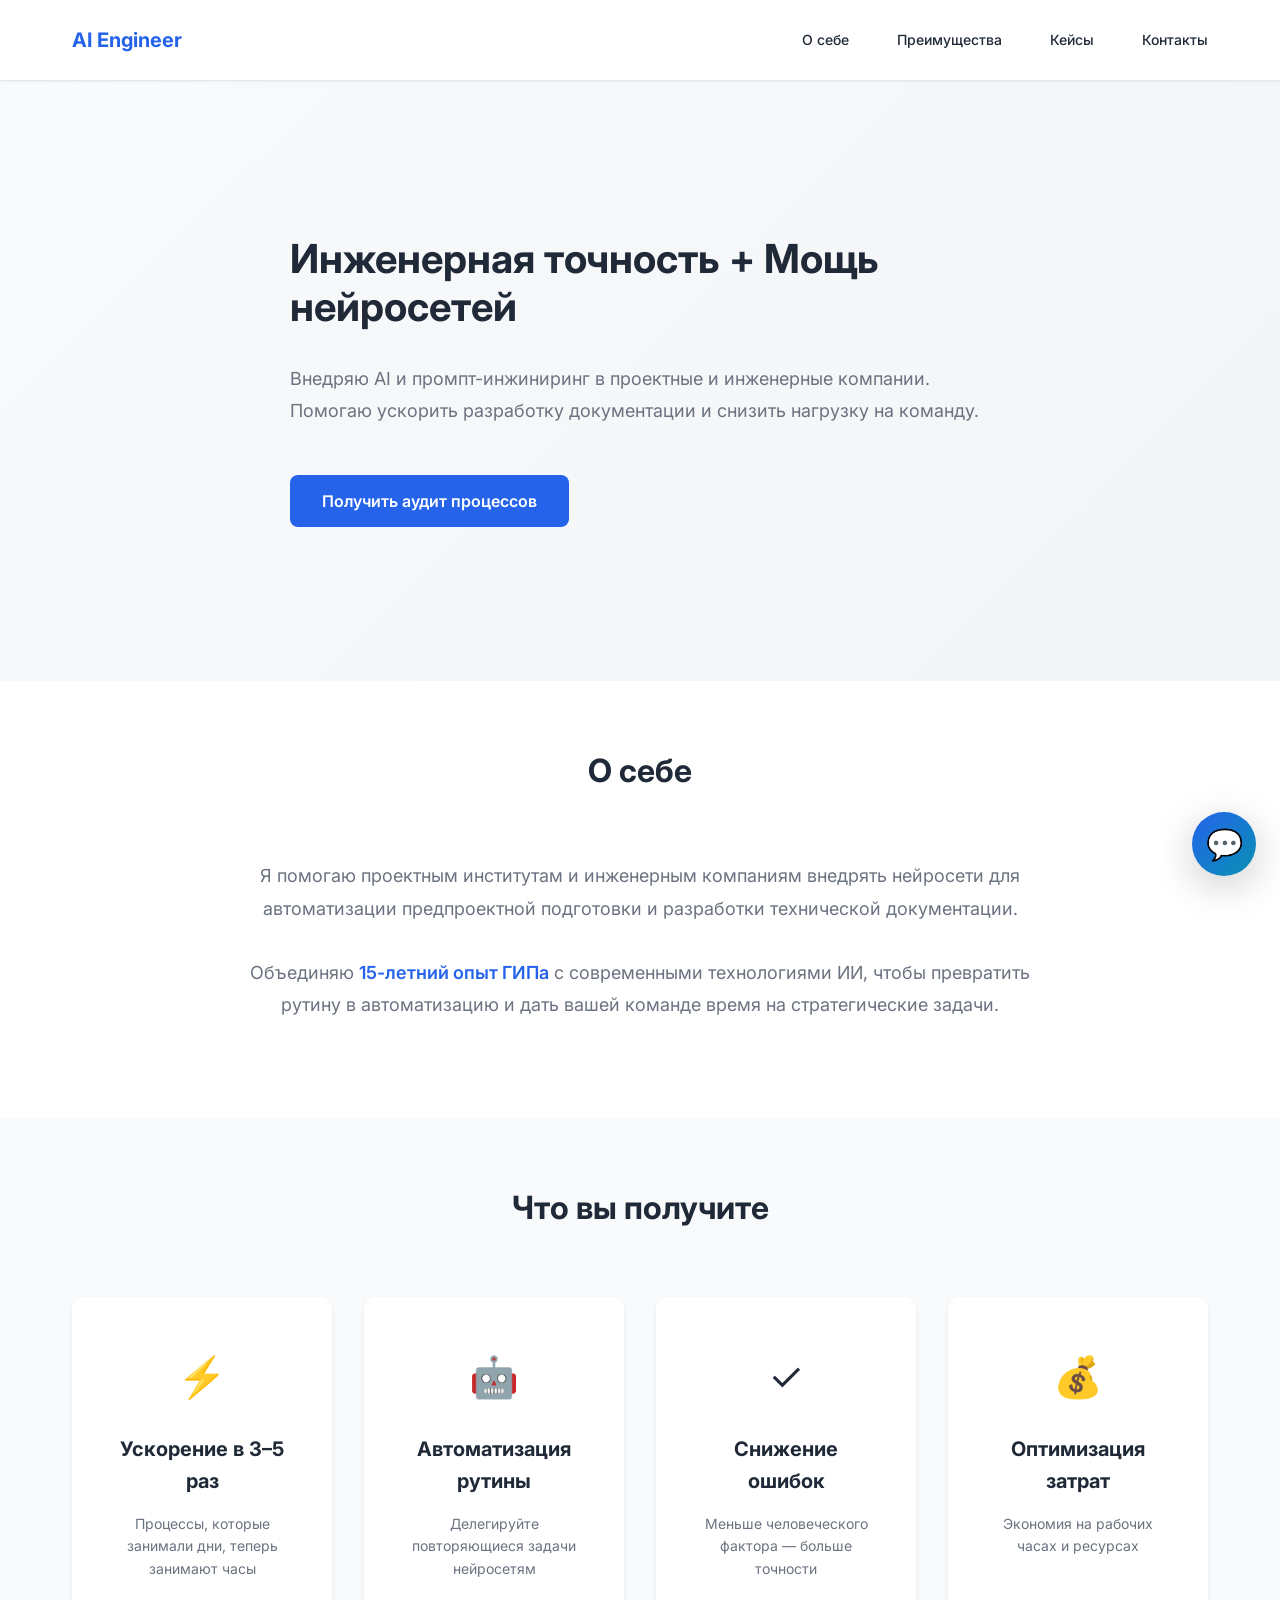
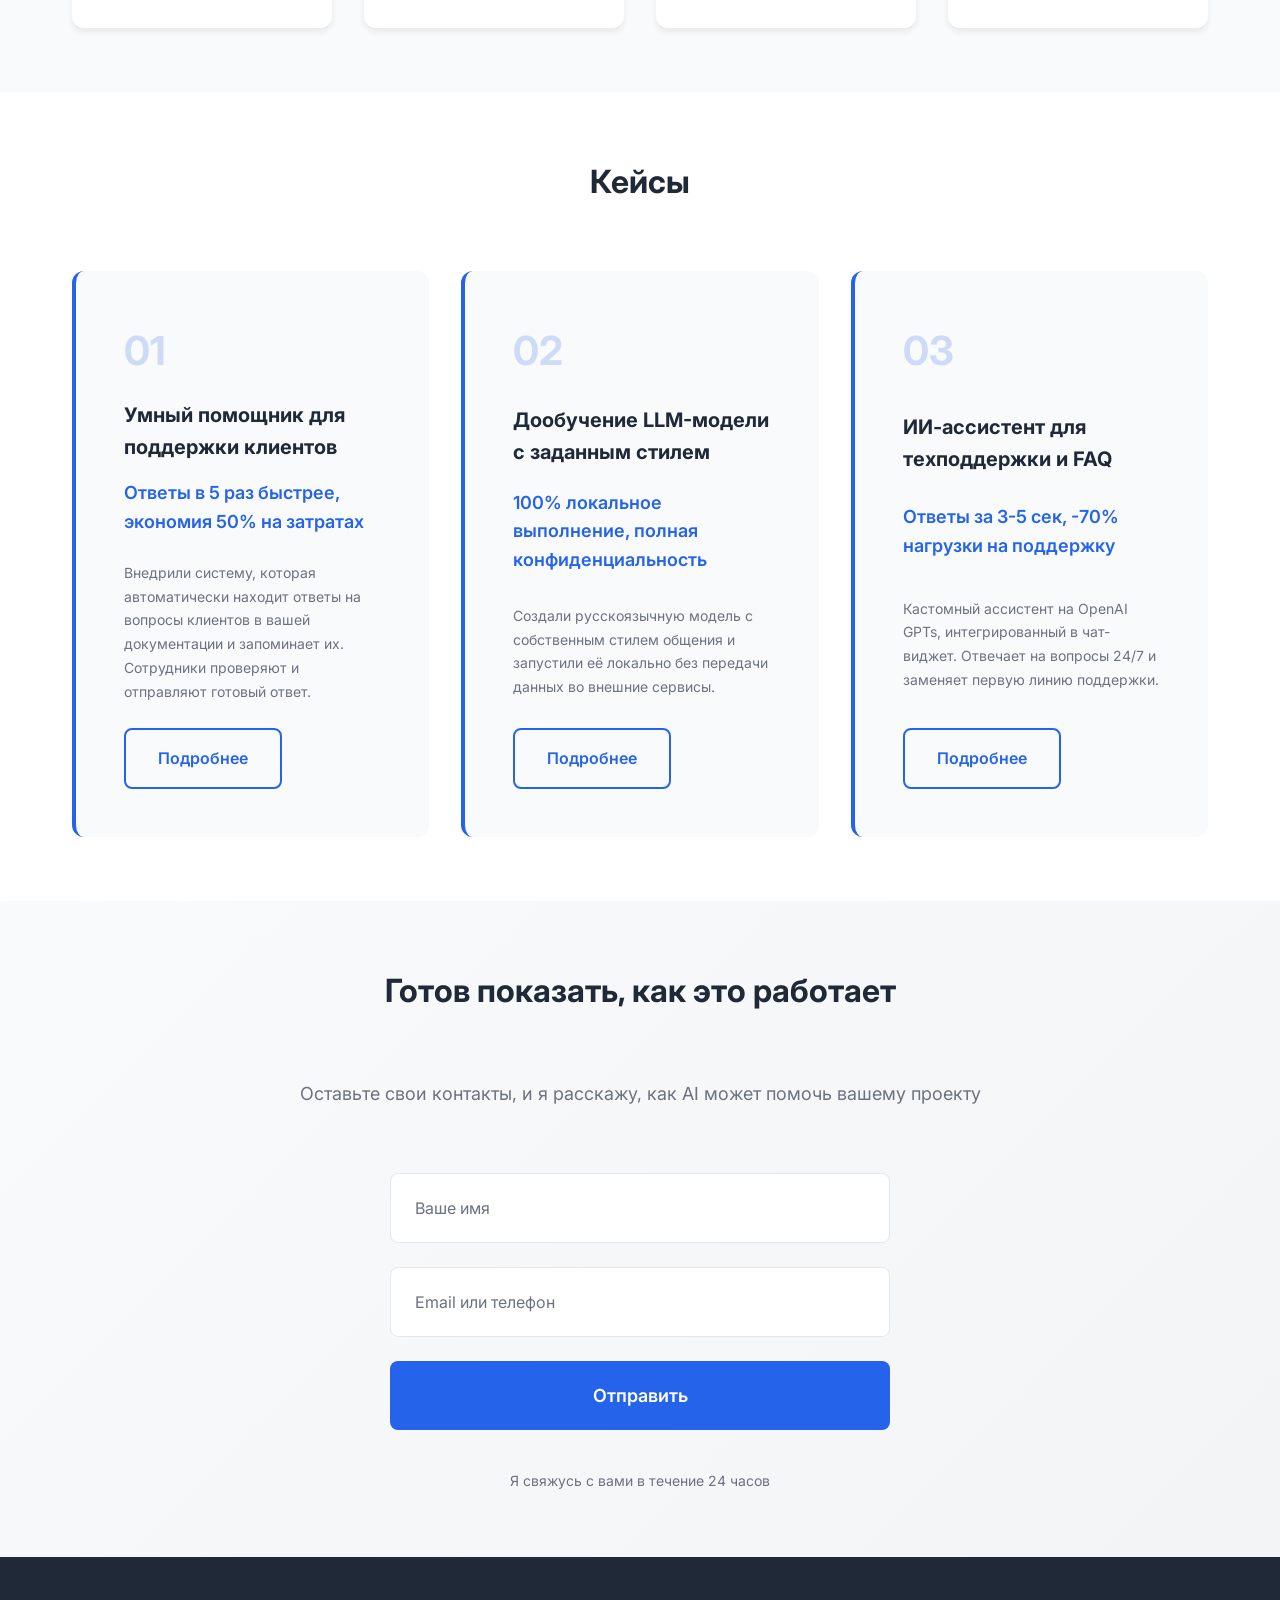
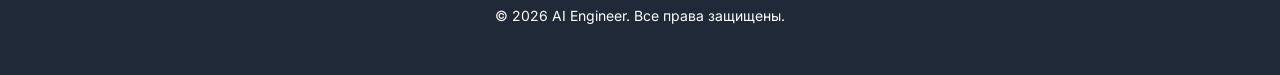
<file: index.html>
<!DOCTYPE html>
<html lang="ru">
<head>
    <meta charset="UTF-8">
    <meta name="viewport" content="width=device-width, initial-scale=1.0">
    <meta name="description" content="Внедрение AI и промпт-инжиниринга в проектные и инженерные компании">
    <title>AI для инженерных компаний | Автоматизация процессов</title>
    
    <!-- Google Fonts -->
    <link rel="preconnect" href="https://fonts.googleapis.com">
    <link rel="preconnect" href="https://fonts.gstatic.com" crossorigin>
    <link href="https://fonts.googleapis.com/css2?family=Inter:wght@400;500;600;700&display=swap" rel="stylesheet">
    
    <!-- Styles -->
    <link rel="stylesheet" href="style.css">
    <link rel="stylesheet" href="chat-widget.css">
</head>
<body>
    <!-- Navigation -->
    <nav class="navbar">
        <div class="container">
            <div class="navbar-content">
                <div class="logo">AI Engineer</div>
                <ul class="nav-links">
                    <li><a href="#about">О себе</a></li>
                    <li><a href="#benefits">Преимущества</a></li>
                    <li><a href="#cases">Кейсы</a></li>
                    <li><a href="#contact">Контакты</a></li>
                </ul>
            </div>
        </div>
    </nav>

    <!-- Hero Section -->
    <section class="hero">
        <div class="container">
            <div class="hero-content">
                <h1 class="hero-title">Инженерная точность + Мощь нейросетей</h1>
                <p class="hero-subtitle">
                    Внедряю AI и промпт-инжиниринг в проектные и инженерные компании. 
                    Помогаю ускорить разработку документации и снизить нагрузку на команду.
                </p>
                <button class="btn btn-primary" onclick="scrollToContact()">Получить аудит процессов</button>
            </div>
        </div>
    </section>

    <!-- About Section -->
    <section id="about" class="about">
        <div class="container">
            <h2 class="section-title">О себе</h2>
            <div class="about-content">
                <p>
                    Я помогаю проектным институтам и инженерным компаниям внедрять нейросети 
                    для автоматизации предпроектной подготовки и разработки технической документации.
                </p>
                <p>
                    Объединяю <strong>15-летний опыт ГИПа</strong> с современными технологиями ИИ, 
                    чтобы превратить рутину в автоматизацию и дать вашей команде время на стратегические задачи.
                </p>
            </div>
        </div>
    </section>

    <!-- Benefits Section -->
    <section id="benefits" class="benefits">
        <div class="container">
            <h2 class="section-title">Что вы получите</h2>
            <div class="benefits-grid">
                <div class="benefit-card">
                    <div class="benefit-icon">⚡</div>
                    <h3>Ускорение в 3–5 раз</h3>
                    <p>Процессы, которые занимали дни, теперь занимают часы</p>
                </div>
                <div class="benefit-card">
                    <div class="benefit-icon">🤖</div>
                    <h3>Автоматизация рутины</h3>
                    <p>Делегируйте повторяющиеся задачи нейросетям</p>
                </div>
                <div class="benefit-card">
                    <div class="benefit-icon">✓</div>
                    <h3>Снижение ошибок</h3>
                    <p>Меньше человеческого фактора — больше точности</p>
                </div>
                <div class="benefit-card">
                    <div class="benefit-icon">💰</div>
                    <h3>Оптимизация затрат</h3>
                    <p>Экономия на рабочих часах и ресурсах</p>
                </div>
            </div>
        </div>
    </section>

    <!-- Cases Section -->
    <section id="cases" class="cases">
        <div class="container">
            <h2 class="section-title">Кейсы</h2>
            <div class="cases-grid">
                <div class="case-card">
                    <div class="case-number">01</div>
                    <h3>Умный помощник для поддержки клиентов</h3>
                    <p class="case-result">Ответы в 5 раз быстрее, экономия 50% на затратах</p>
                    <p class="case-description">
                        Внедрили систему, которая автоматически находит ответы на вопросы клиентов в вашей документации и запоминает их. Сотрудники проверяют и отправляют готовый ответ.
                    </p>
                    <a href="case-1.html" class="btn btn-secondary">Подробнее</a>
                </div>
                <div class="case-card">
                    <div class="case-number">02</div>
                    <h3>Дообучение LLM-модели с заданным стилем</h3>
                    <p class="case-result">100% локальное выполнение, полная конфиденциальность</p>
                    <p class="case-description">
                        Создали русскоязычную модель с собственным стилем общения и запустили её локально без передачи данных во внешние сервисы.
                    </p>
                    <a href="case-2.html" class="btn btn-secondary">Подробнее</a>
                </div>
                <div class="case-card">
                    <div class="case-number">03</div>
                    <h3>ИИ-ассистент для техподдержки и FAQ</h3>
                    <p class="case-result">Ответы за 3-5 сек, -70% нагрузки на поддержку</p>
                    <p class="case-description">
                        Кастомный ассистент на OpenAI GPTs, интегрированный в чат-виджет. Отвечает на вопросы 24/7 и заменяет первую линию поддержки.
                    </p>
                    <a href="case-3.html" class="btn btn-secondary">Подробнее</a>
                </div>
            </div>
        </div>
    </section>

    <!-- Contact Section -->
    <section id="contact" class="contact">
        <div class="container">
            <h2 class="section-title">Готов показать, как это работает</h2>
            <p class="contact-subtitle">Оставьте свои контакты, и я расскажу, как AI может помочь вашему проекту</p>
            
            <form class="contact-form" id="contactForm">
                <div class="form-group">
                    <input 
                        type="text" 
                        placeholder="Ваше имя" 
                        required
                        class="form-input"
                    >
                </div>
                <div class="form-group">
                    <input 
                        type="email" 
                        placeholder="Email или телефон" 
                        required
                        class="form-input"
                    >
                </div>
                <button type="submit" class="btn btn-primary btn-large">Отправить</button>
                <p class="form-note">Я свяжусь с вами в течение 24 часов</p>
            </form>
        </div>
    </section>

    <!-- Footer -->
    <footer class="footer">
        <div class="container">
            <p>&copy; 2026 AI Engineer. Все права защищены.</p>
        </div>
    </footer>

    <!-- Scripts -->
    <script src="script.js"></script>
    <script src="chat-widget.js"></script>
</body>
</html>
</file>
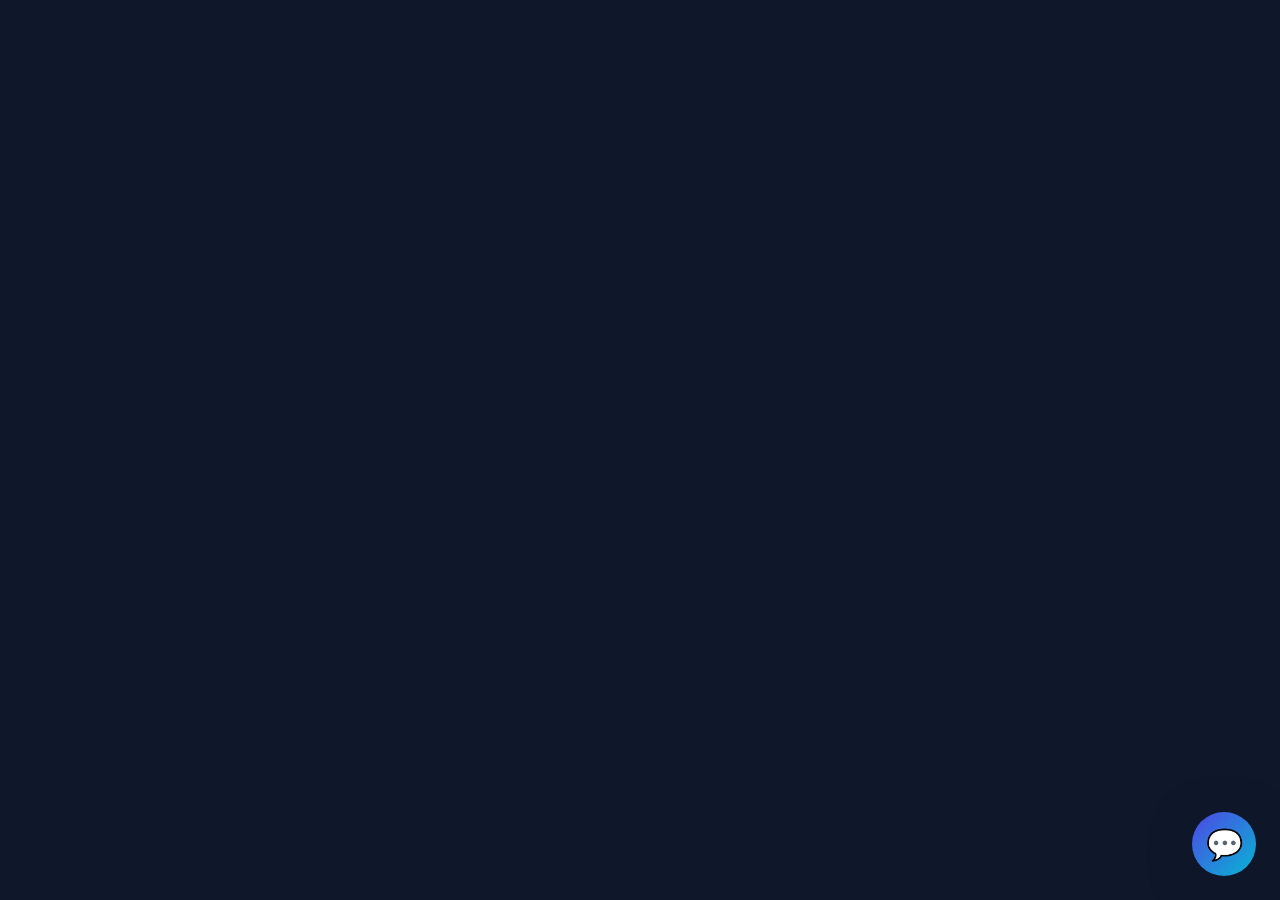
<file: assistant.html>
<!DOCTYPE html>
<html lang="ru">
<head>
  <meta charset="UTF-8" />
  <title>FAQ ассистент</title>
  <meta name="viewport" content="width=device-width, initial-scale=1" />
  <style>
    body {
      margin: 0;
      font-family: system-ui, -apple-system, BlinkMacSystemFont, "Segoe UI", sans-serif;
      background: #0f172a;
      color: #e5e7eb;
      display: flex;
      justify-content: center;
      align-items: center;
      min-height: 100vh;
    }

    .chat-launcher {
      position: fixed;
      bottom: 24px;
      right: 24px;
      width: 64px;
      height: 64px;
      border-radius: 999px;
      background: linear-gradient(135deg, #4f46e5, #06b6d4);
      display: flex;
      align-items: center;
      justify-content: center;
      box-shadow: 0 10px 40px rgba(15, 23, 42, 0.7);
      cursor: pointer;
      border: none;
      outline: none;
      transition: transform 0.12s ease, box-shadow 0.12s ease;
      z-index: 1000;
    }

    .chat-launcher:hover {
      transform: translateY(-2px);
      box-shadow: 0 16px 50px rgba(15, 23, 42, 0.9);
    }

    .chat-launcher span {
      font-size: 30px;
    }

    .chat-widget {
      position: fixed;
      bottom: 100px;
      right: 24px;
      width: 360px;
      max-width: calc(100vw - 32px);
      height: 480px;
      max-height: calc(100vh - 120px);
      background: #020617;
      border-radius: 24px;
      box-shadow: 0 20px 60px rgba(15, 23, 42, 0.85);
      display: flex;
      flex-direction: column;
      overflow: hidden;
      border: 1px solid rgba(148, 163, 184, 0.25);
      backdrop-filter: blur(20px);
    }

    .chat-header {
      padding: 14px 16px;
      background: radial-gradient(circle at top left, #4f46e5, #020617);
      display: flex;
      align-items: center;
      justify-content: space-between;
      color: #e5e7eb;
    }

    .chat-header-left {
      display: flex;
      gap: 10px;
      align-items: center;
    }

    .avatar {
      width: 32px;
      height: 32px;
      border-radius: 999px;
      background: radial-gradient(circle at 30% 30%, #ffffff, #4f46e5);
      display: flex;
      align-items: center;
      justify-content: center;
      font-size: 18px;
      color: #020617;
      box-shadow: 0 0 0 2px rgba(15, 23, 42, 0.6);
    }

    .chat-title {
      font-size: 14px;
      font-weight: 600;
    }

    .chat-subtitle {
      font-size: 11px;
      color: #cbd5f5;
      opacity: 0.8;
    }

    .chat-close {
      border: none;
      background: transparent;
      color: #e5e7eb;
      font-size: 18px;
      cursor: pointer;
      opacity: 0.8;
    }

    .chat-close:hover {
      opacity: 1;
    }

    .chat-messages {
      flex: 1;
      padding: 14px 14px 10px;
      display: flex;
      flex-direction: column;
      gap: 8px;
      overflow-y: auto;
      background: radial-gradient(circle at top, rgba(56, 189, 248, 0.05), transparent),
                  radial-gradient(circle at bottom, rgba(129, 140, 248, 0.08), #020617);
    }

    .chat-message {
      max-width: 80%;
      border-radius: 14px;
      padding: 8px 11px;
      font-size: 13px;
      line-height: 1.35;
      word-wrap: break-word;
      white-space: pre-wrap;
    }

    .chat-message.user {
      margin-left: auto;
      background: linear-gradient(135deg, #4f46e5, #06b6d4);
      color: #e5e7eb;
      border-bottom-right-radius: 4px;
    }

    .chat-message.bot {
      margin-right: auto;
      background: rgba(15, 23, 42, 0.85);
      border: 1px solid rgba(148, 163, 184, 0.3);
      color: #e5e7eb;
      border-bottom-left-radius: 4px;
    }

    .chat-footer {
      padding: 10px 10px 12px;
      border-top: 1px solid rgba(30, 64, 175, 0.6);
      background: linear-gradient(to top, #020617, #020617f5);
      display: flex;
      gap: 8px;
      align-items: center;
    }

    .chat-input {
      flex: 1;
      border-radius: 999px;
      border: 1px solid rgba(148, 163, 184, 0.5);
      padding: 7px 12px;
      background: rgba(15, 23, 42, 0.9);
      color: #e5e7eb;
      font-size: 13px;
      outline: none;
    }

    .chat-input::placeholder {
      color: #6b7280;
    }

    .chat-send {
      border-radius: 999px;
      border: none;
      padding: 7px 12px;
      background: linear-gradient(135deg, #4f46e5, #06b6d4);
      color: #e5e7eb;
      font-size: 13px;
      cursor: pointer;
      display: flex;
      align-items: center;
      gap: 4px;
      box-shadow: 0 6px 20px rgba(15, 23, 42, 0.8);
    }

    .chat-send:disabled {
      opacity: 0.6;
      cursor: default;
      box-shadow: none;
    }

    .chat-send span {
      font-size: 14px;
    }

    .typing-indicator {
      display: inline-flex;
      gap: 2px;
    }

    .dot {
      width: 4px;
      height: 4px;
      border-radius: 999px;
      background: #9ca3af;
      animation: blink 1s infinite ease-in-out;
    }

    .dot:nth-child(2) {
      animation-delay: 0.2s;
    }

    .dot:nth-child(3) {
      animation-delay: 0.4s;
    }

    @keyframes blink {
      0%, 80%, 100% { opacity: 0.2; transform: translateY(0); }
      40% { opacity: 1; transform: translateY(-1px); }
    }
  </style>
</head>
<body>
  <button class="chat-launcher" id="chat-launcher" aria-label="Открыть FAQ-ассистента">
    <span>💬</span>
  </button>

  <div class="chat-widget" id="chat-widget" style="display:none;">
    <div class="chat-header">
      <div class="chat-header-left">
        <div class="avatar">AI</div>
        <div>
          <div class="chat-title">FAQ ассистент</div>
          <div class="chat-subtitle">Задайте вопрос о компании</div>
        </div>
      </div>
      <button class="chat-close" id="chat-close" aria-label="Закрыть чат">×</button>
    </div>
    <div class="chat-messages" id="chat-messages"></div>
    <div class="chat-footer">
      <input
        id="chat-input"
        class="chat-input"
        placeholder="Напишите вопрос..."
      />
      <button id="chat-send" class="chat-send">
        <span>➤</span>
      </button>
    </div>
  </div>

  <script>
    const API_BASE = "http://localhost:8000";

    const launcher = document.getElementById("chat-launcher");
    const widget = document.getElementById("chat-widget");
    const closeBtn = document.getElementById("chat-close");
    const messagesEl = document.getElementById("chat-messages");
    const inputEl = document.getElementById("chat-input");
    const sendBtn = document.getElementById("chat-send");

    let isSending = false;

    function appendMessage(text, from) {
      const div = document.createElement("div");
      div.className = "chat-message " + from;
      div.textContent = text;
      messagesEl.appendChild(div);
      messagesEl.scrollTop = messagesEl.scrollHeight;
    }

    function appendTyping() {
      const div = document.createElement("div");
      div.className = "chat-message bot";
      div.id = "typing-indicator";
      div.innerHTML = '<div class="typing-indicator"><div class="dot"></div><div class="dot"></div><div class="dot"></div></div>';
      messagesEl.appendChild(div);
      messagesEl.scrollTop = messagesEl.scrollHeight;
    }

    function removeTyping() {
      const el = document.getElementById("typing-indicator");
      if (el) el.remove();
    }

    async function sendMessage() {
      if (isSending) return;
      const text = inputEl.value.trim();
      if (!text) return;

      appendMessage(text, "user");
      inputEl.value = "";

      isSending = true;
      sendBtn.disabled = true;
      appendTyping();

      try {
        const res = await fetch(API_BASE + "/chat", {
          method: "POST",
          headers: { "Content-Type": "application/json" },
          body: JSON.stringify({ message: text, top_k: 3 })
        });

        if (!res.ok) {
          throw new Error("Server error");
        }

        const data = await res.json();
        removeTyping();
        appendMessage(data.answer, "bot");
      } catch (err) {
        console.error(err);
        removeTyping();
        appendMessage("Не удалось получить ответ. Попробуйте позже.", "bot");
      } finally {
        isSending = false;
        sendBtn.disabled = false;
      }
    }

    launcher.addEventListener("click", () => {
      widget.style.display = "flex";
      launcher.style.display = "none";
      if (!messagesEl.hasChildNodes()) {
        appendMessage("Привет! Я FAQ-ассистент. Задайте вопрос о нашей компании, услугах, заказах и доставке.", "bot");
      }
      setTimeout(() => inputEl.focus(), 50);
    });

    closeBtn.addEventListener("click", () => {
      widget.style.display = "none";
      launcher.style.display = "flex";
    });

    sendBtn.addEventListener("click", sendMessage);

    inputEl.addEventListener("keydown", (e) => {
      if (e.key === "Enter" && !e.shiftKey) {
        e.preventDefault();
        sendMessage();
      }
    });
  </script>
</body>
</html>
</file>
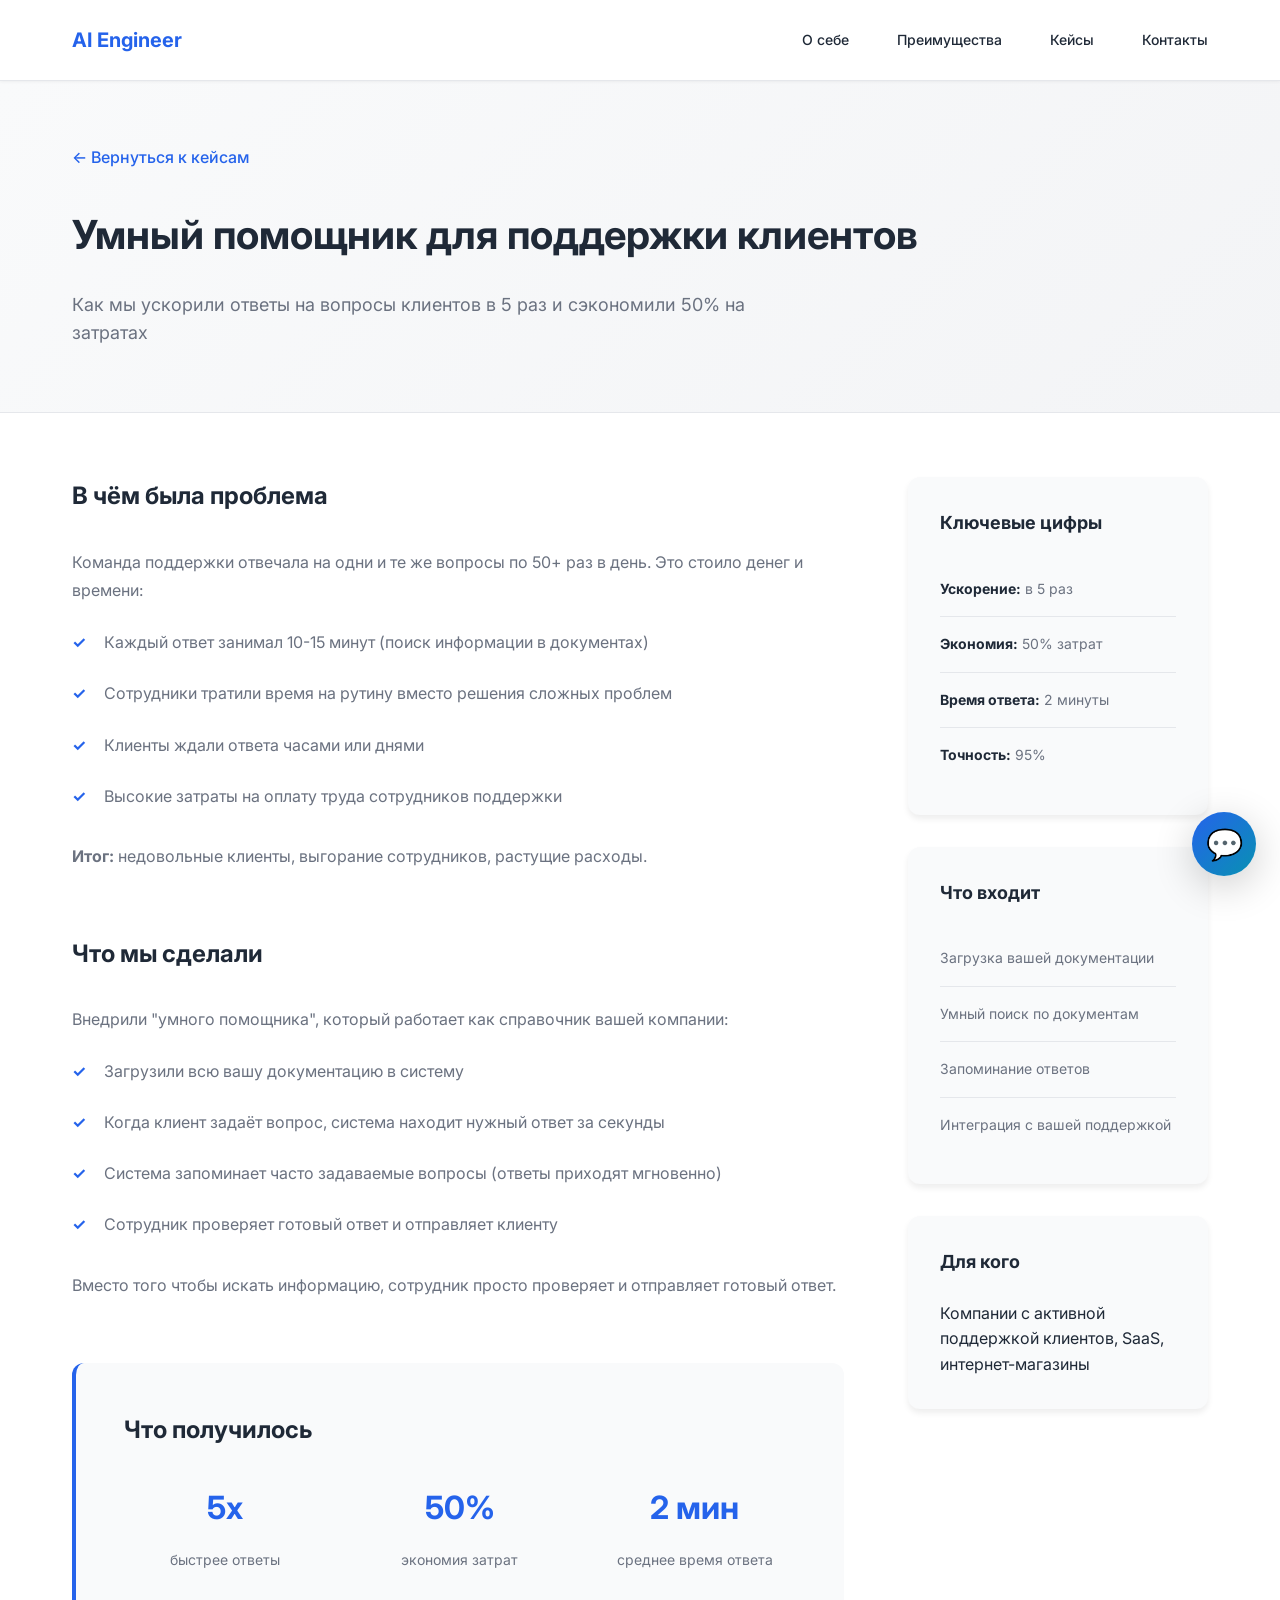
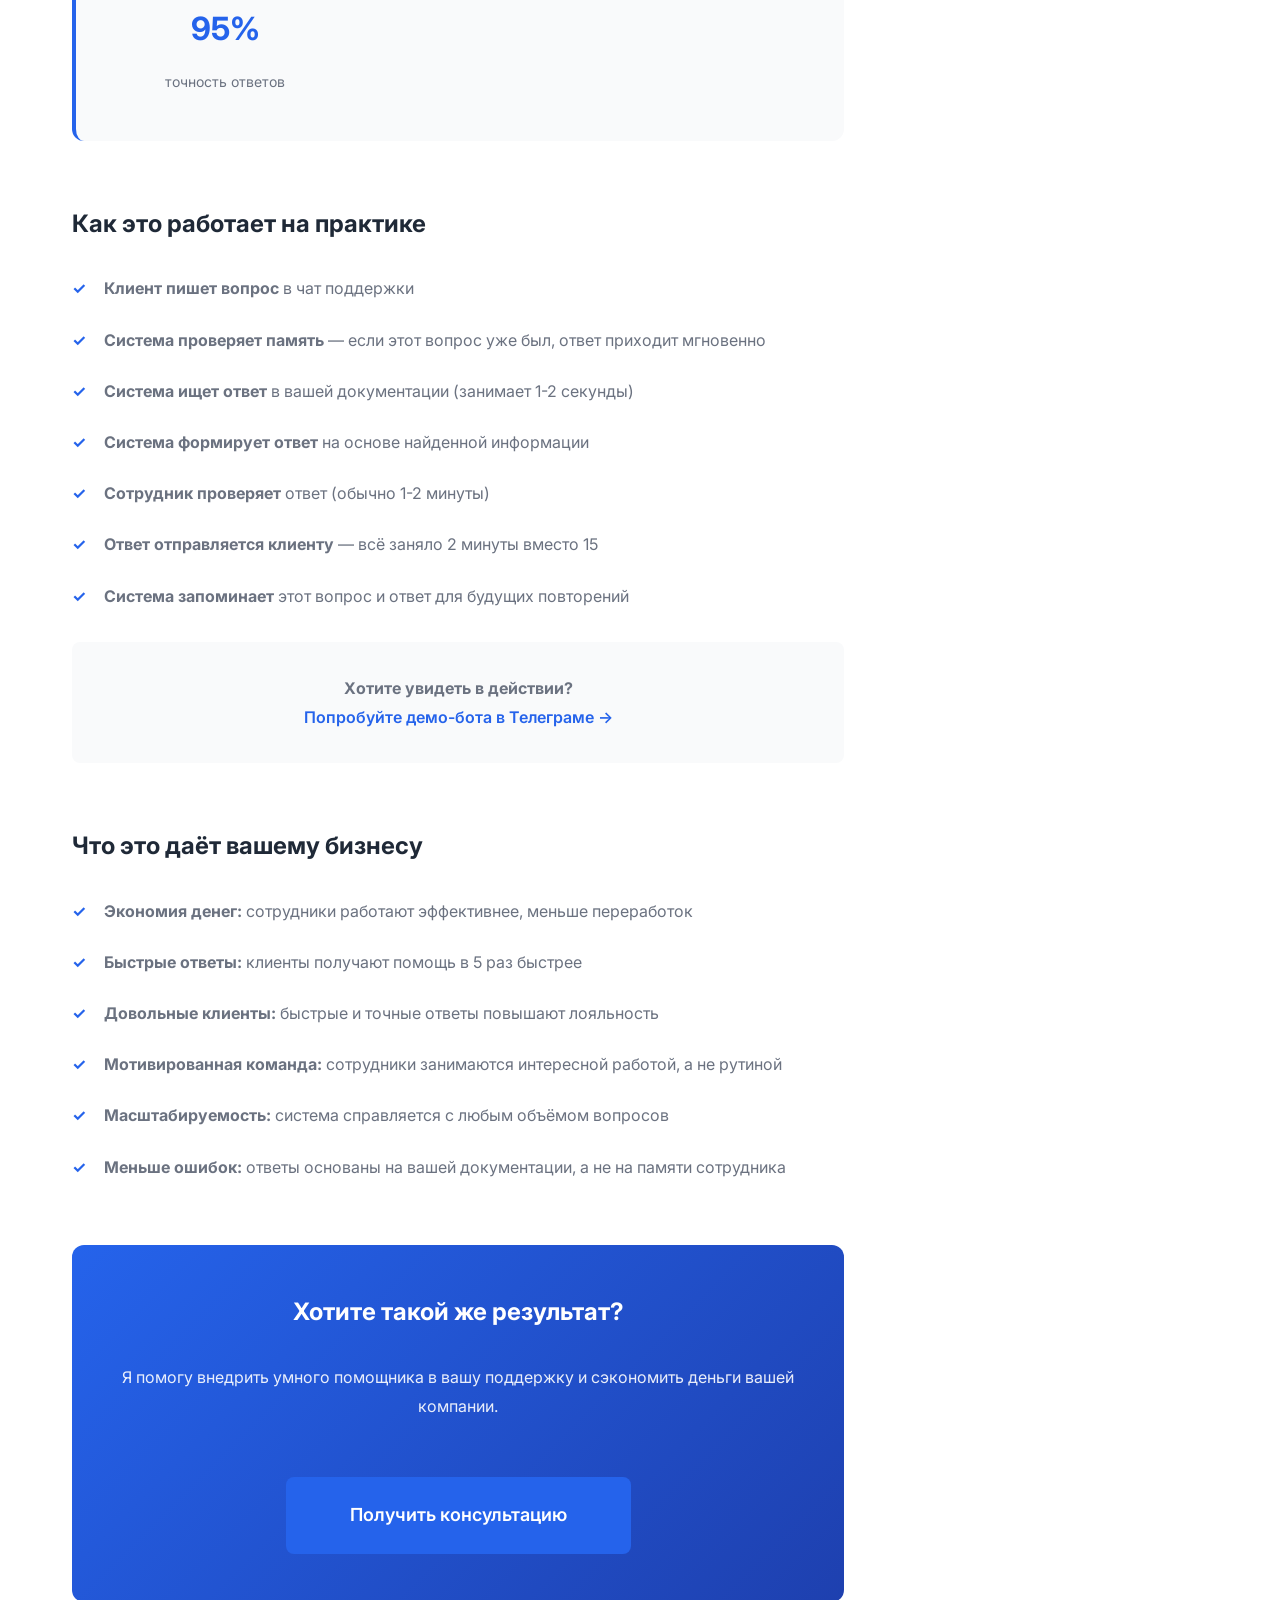
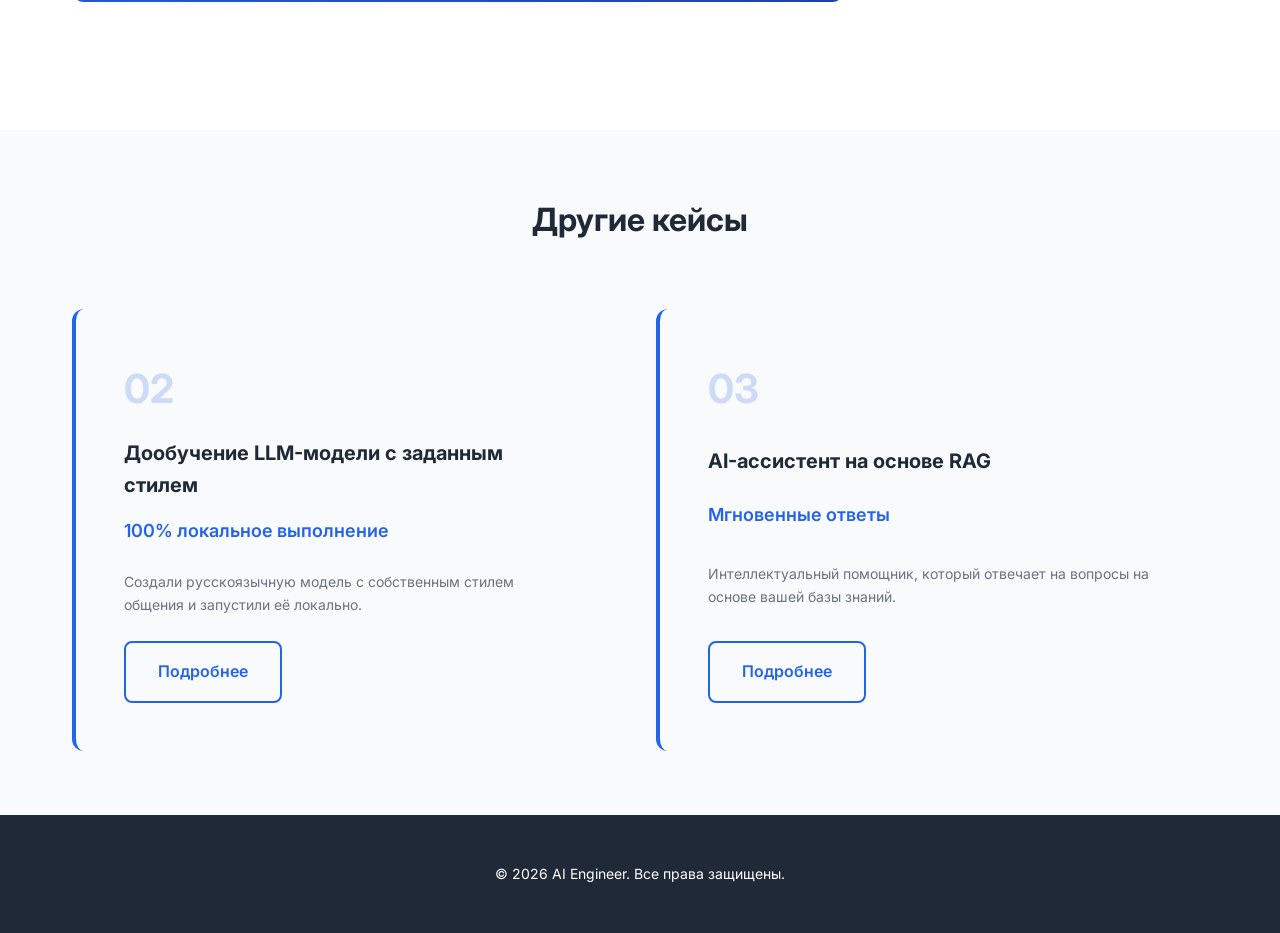
<file: case-1.html>
<!DOCTYPE html>
<html lang="ru">
<head>
    <meta charset="UTF-8">
    <meta name="viewport" content="width=device-width, initial-scale=1.0">
    <meta name="description" content="Кейс: Автоматизация ТЗ с помощью AI">
    <title>Кейс: Автоматизация ТЗ | AI Engineer</title>
    
    <link rel="preconnect" href="https://fonts.googleapis.com">
    <link rel="preconnect" href="https://fonts.gstatic.com" crossorigin>
    <link href="https://fonts.googleapis.com/css2?family=Inter:wght@400;500;600;700&display=swap" rel="stylesheet">
    
    <link rel="stylesheet" href="style.css">
    <link rel="stylesheet" href="chat-widget.css">
</head>
<body>
    <!-- Navigation -->
    <nav class="navbar">
        <div class="container">
            <div class="navbar-content">
                <a href="index.html" class="logo">AI Engineer</a>
                <ul class="nav-links">
                    <li><a href="index.html#about">О себе</a></li>
                    <li><a href="index.html#benefits">Преимущества</a></li>
                    <li><a href="index.html#cases">Кейсы</a></li>
                    <li><a href="index.html#contact">Контакты</a></li>
                </ul>
            </div>
        </div>
    </nav>

    <!-- Case Header -->
    <section class="case-header">
        <div class="container">
            <a href="index.html#cases" class="back-link">← Вернуться к кейсам</a>
            <h1>Умный помощник для поддержки клиентов</h1>
            <p class="case-header-subtitle">Как мы ускорили ответы на вопросы клиентов в 5 раз и сэкономили 50% на затратах</p>
        </div>
    </section>

    <!-- Case Content -->
    <section class="case-content">
        <div class="container">
            <div class="case-main">
                <!-- Problem -->
                <div class="case-section">
                    <h2>В чём была проблема</h2>
                    <p>
                        Команда поддержки отвечала на одни и те же вопросы по 50+ раз в день. Это стоило денег и времени:
                    </p>
                    <ul class="case-list">
                        <li>Каждый ответ занимал 10-15 минут (поиск информации в документах)</li>
                        <li>Сотрудники тратили время на рутину вместо решения сложных проблем</li>
                        <li>Клиенты ждали ответа часами или днями</li>
                        <li>Высокие затраты на оплату труда сотрудников поддержки</li>
                    </ul>
                    <p>
                        <strong>Итог:</strong> недовольные клиенты, выгорание сотрудников, растущие расходы.
                    </p>
                </div>

                <!-- Solution -->
                <div class="case-section">
                    <h2>Что мы сделали</h2>
                    <p>
                        Внедрили "умного помощника", который работает как справочник вашей компании:
                    </p>
                    <ul class="case-list">
                        <li>Загрузили всю вашу документацию в систему</li>
                        <li>Когда клиент задаёт вопрос, система находит нужный ответ за секунды</li>
                        <li>Система запоминает часто задаваемые вопросы (ответы приходят мгновенно)</li>
                        <li>Сотрудник проверяет готовый ответ и отправляет клиенту</li>
                    </ul>
                    <p>
                        Вместо того чтобы искать информацию, сотрудник просто проверяет и отправляет готовый ответ.
                    </p>
                </div>

                <!-- Results -->
                <div class="case-section highlight">
                    <h2>Что получилось</h2>
                    <div class="results-grid">
                        <div class="result-item">
                            <div class="result-number">5x</div>
                            <div class="result-label">быстрее ответы</div>
                        </div>
                        <div class="result-item">
                            <div class="result-number">50%</div>
                            <div class="result-label">экономия затрат</div>
                        </div>
                        <div class="result-item">
                            <div class="result-number">2 мин</div>
                            <div class="result-label">среднее время ответа</div>
                        </div>
                        <div class="result-item">
                            <div class="result-number">95%</div>
                            <div class="result-label">точность ответов</div>
                        </div>
                    </div>
                </div>

                <!-- Implementation -->
                <div class="case-section">
                    <h2>Как это работает на практике</h2>
                    <ol class="case-list">
                        <li><strong>Клиент пишет вопрос</strong> в чат поддержки</li>
                        <li><strong>Система проверяет память</strong> — если этот вопрос уже был, ответ приходит мгновенно</li>
                        <li><strong>Система ищет ответ</strong> в вашей документации (занимает 1-2 секунды)</li>
                        <li><strong>Система формирует ответ</strong> на основе найденной информации</li>
                        <li><strong>Сотрудник проверяет</strong> ответ (обычно 1-2 минуты)</li>
                        <li><strong>Ответ отправляется клиенту</strong> — всё заняло 2 минуты вместо 15</li>
                        <li><strong>Система запоминает</strong> этот вопрос и ответ для будущих повторений</li>
                    </ol>
                    <p style="margin-top: var(--spacing-lg); padding: var(--spacing-lg); background: var(--bg-light); border-radius: 8px; text-align: center;">
                        <strong>Хотите увидеть в действии?</strong><br>
                        <a href="https://t.me/MyNHP_RAG_Assistant_bot" target="_blank" style="color: var(--primary); text-decoration: none; font-weight: 600;">Попробуйте демо-бота в Телеграме →</a>
                    </p>
                </div>

                <!-- Impact -->
                <div class="case-section">
                    <h2>Что это даёт вашему бизнесу</h2>
                    <ul class="case-list">
                        <li><strong>Экономия денег:</strong> сотрудники работают эффективнее, меньше переработок</li>
                        <li><strong>Быстрые ответы:</strong> клиенты получают помощь в 5 раз быстрее</li>
                        <li><strong>Довольные клиенты:</strong> быстрые и точные ответы повышают лояльность</li>
                        <li><strong>Мотивированная команда:</strong> сотрудники занимаются интересной работой, а не рутиной</li>
                        <li><strong>Масштабируемость:</strong> система справляется с любым объёмом вопросов</li>
                        <li><strong>Меньше ошибок:</strong> ответы основаны на вашей документации, а не на памяти сотрудника</li>
                    </ul>
                </div>

                <!-- CTA -->
                <div class="case-section case-cta">
                    <h2>Хотите такой же результат?</h2>
                    <p>Я помогу внедрить умного помощника в вашу поддержку и сэкономить деньги вашей компании.</p>
                    <a href="index.html#contact" class="btn btn-primary btn-large">Получить консультацию</a>
                </div>
            </div>

            <!-- Sidebar -->
            <aside class="case-sidebar">
                <div class="sidebar-card">
                    <h3>Ключевые цифры</h3>
                    <ul class="facts-list">
                        <li><strong>Ускорение:</strong> в 5 раз</li>
                        <li><strong>Экономия:</strong> 50% затрат</li>
                        <li><strong>Время ответа:</strong> 2 минуты</li>
                        <li><strong>Точность:</strong> 95%</li>
                    </ul>
                </div>

                <div class="sidebar-card">
                    <h3>Что входит</h3>
                    <ul class="tech-list">
                        <li>Загрузка вашей документации</li>
                        <li>Умный поиск по документам</li>
                        <li>Запоминание ответов</li>
                        <li>Интеграция с вашей поддержкой</li>
                    </ul>
                </div>

                <div class="sidebar-card">
                    <h3>Для кого</h3>
                    <p>Компании с активной поддержкой клиентов, SaaS, интернет-магазины</p>
                </div>
            </aside>
        </div>
    </section>

    <!-- Other Cases -->
    <section class="other-cases">
        <div class="container">
            <h2 class="section-title">Другие кейсы</h2>
            <div class="cases-grid">
                <div class="case-card">
                    <div class="case-number">02</div>
                    <h3>Дообучение LLM-модели с заданным стилем</h3>
                    <p class="case-result">100% локальное выполнение</p>
                    <p class="case-description">
                        Создали русскоязычную модель с собственным стилем общения и запустили её локально.
                    </p>
                    <a href="case-2.html" class="btn btn-secondary">Подробнее</a>
                </div>
                <div class="case-card">
                    <div class="case-number">03</div>
                    <h3>AI-ассистент на основе RAG</h3>
                    <p class="case-result">Мгновенные ответы</p>
                    <p class="case-description">
                        Интеллектуальный помощник, который отвечает на вопросы на основе вашей базы знаний.
                    </p>
                    <a href="case-3.html" class="btn btn-secondary">Подробнее</a>
                </div>
            </div>
        </div>
    </section>

    <!-- Footer -->
    <footer class="footer">
        <div class="container">
            <p>&copy; 2026 AI Engineer. Все права защищены.</p>
        </div>
    </footer>

    <script src="script.js"></script>
    <script src="chat-widget.js"></script>
</body>
</html>
</file>
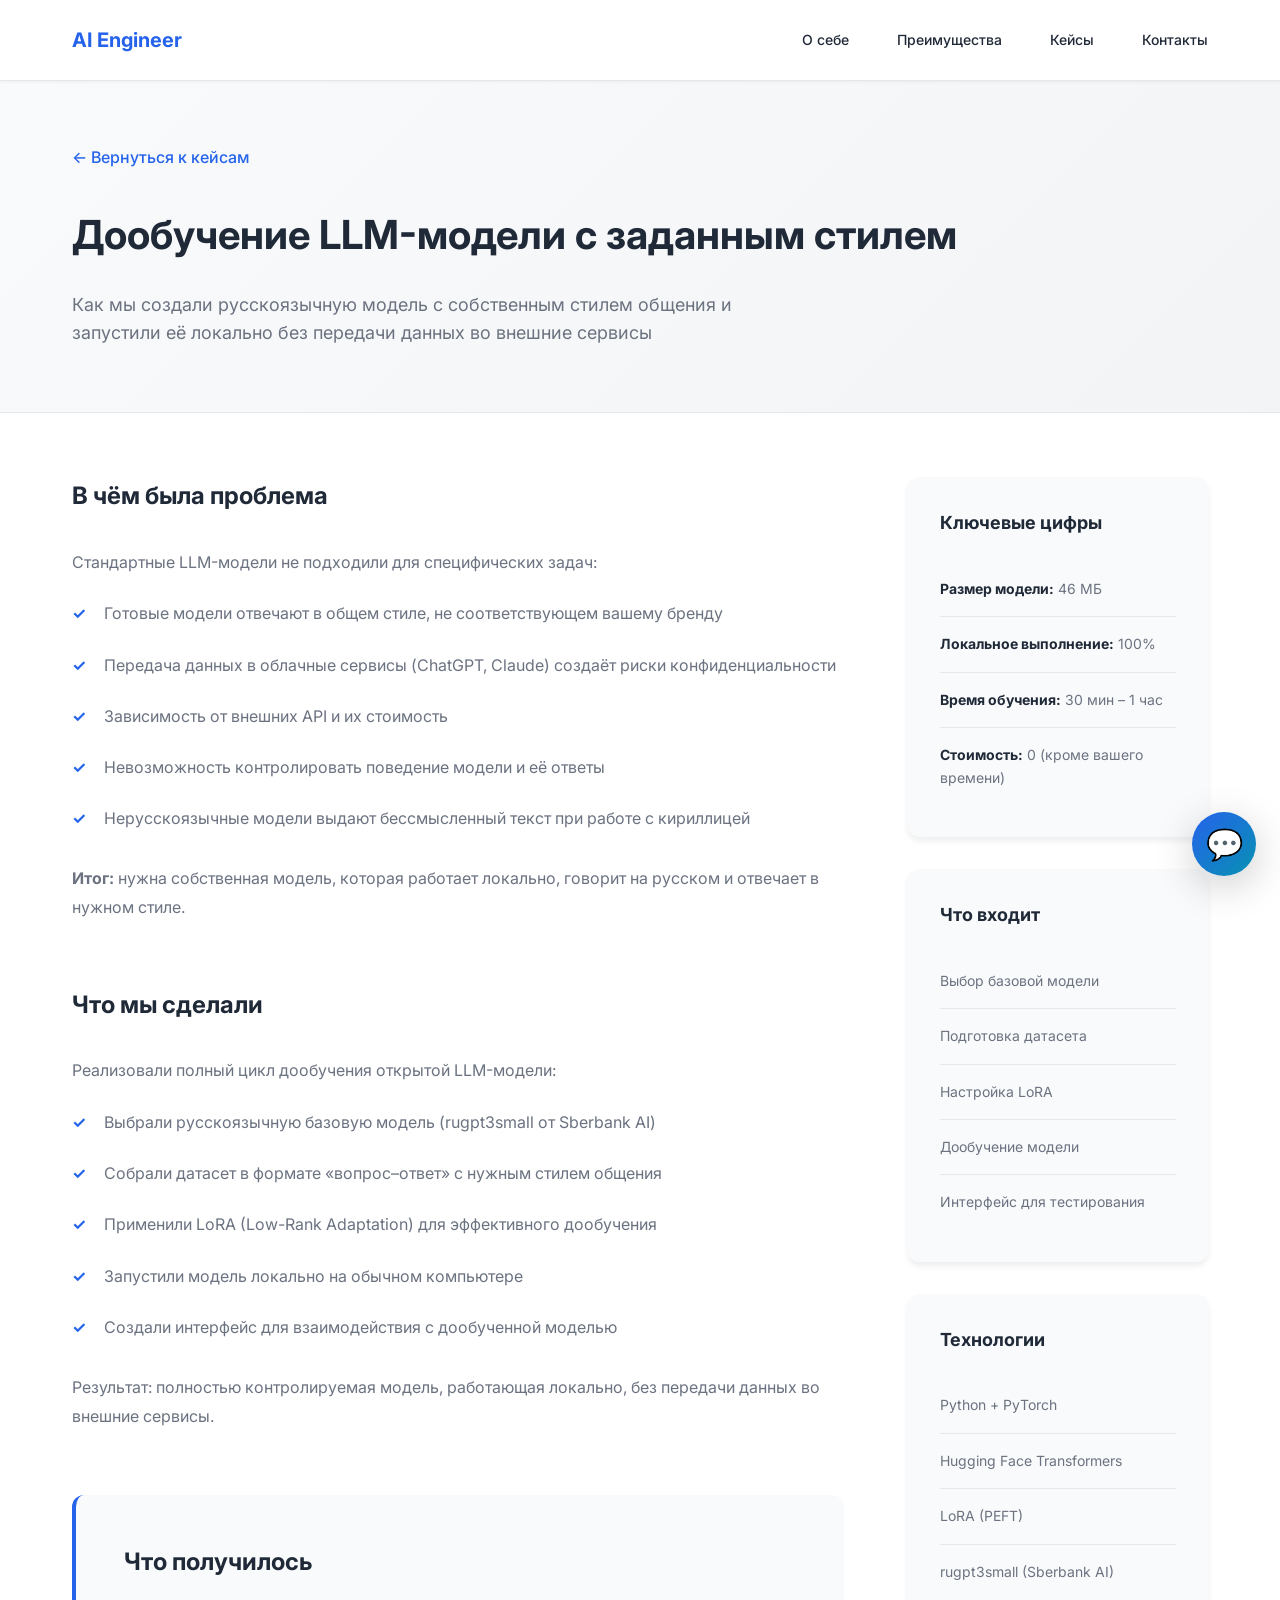
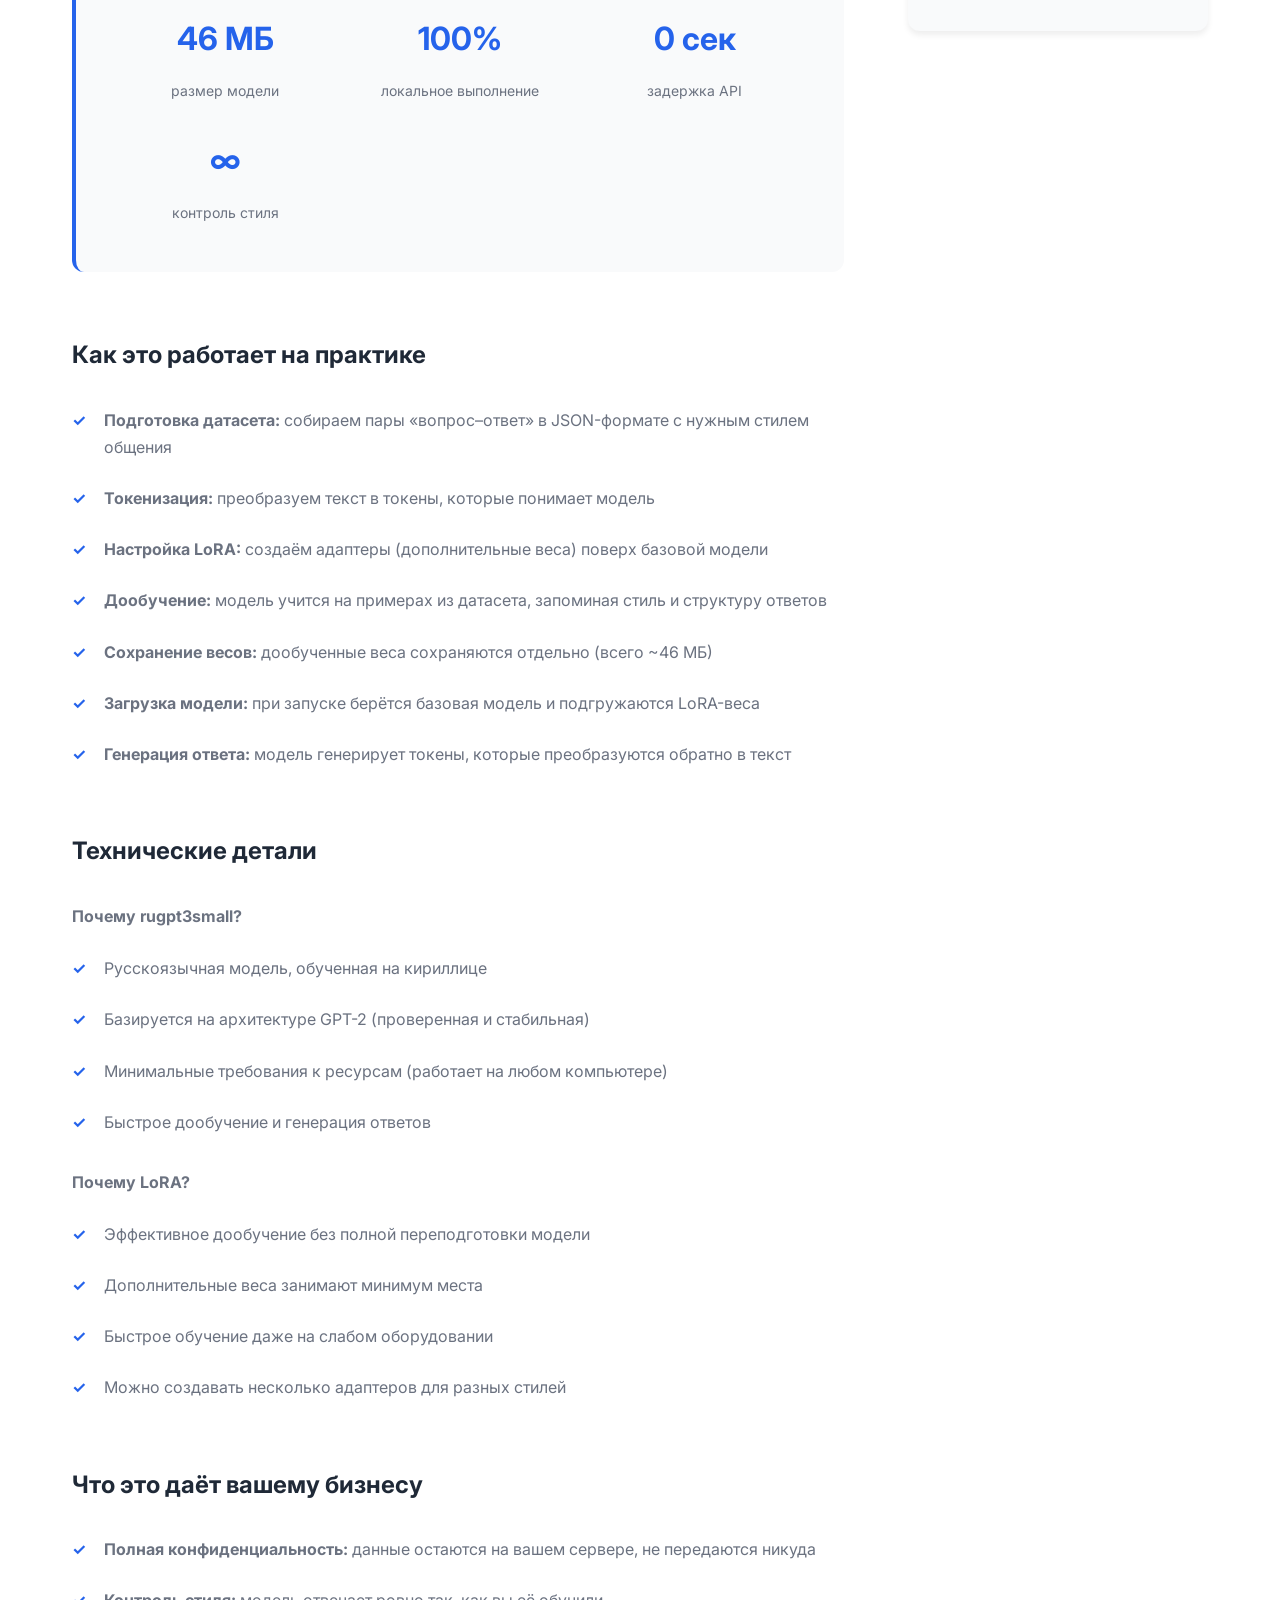
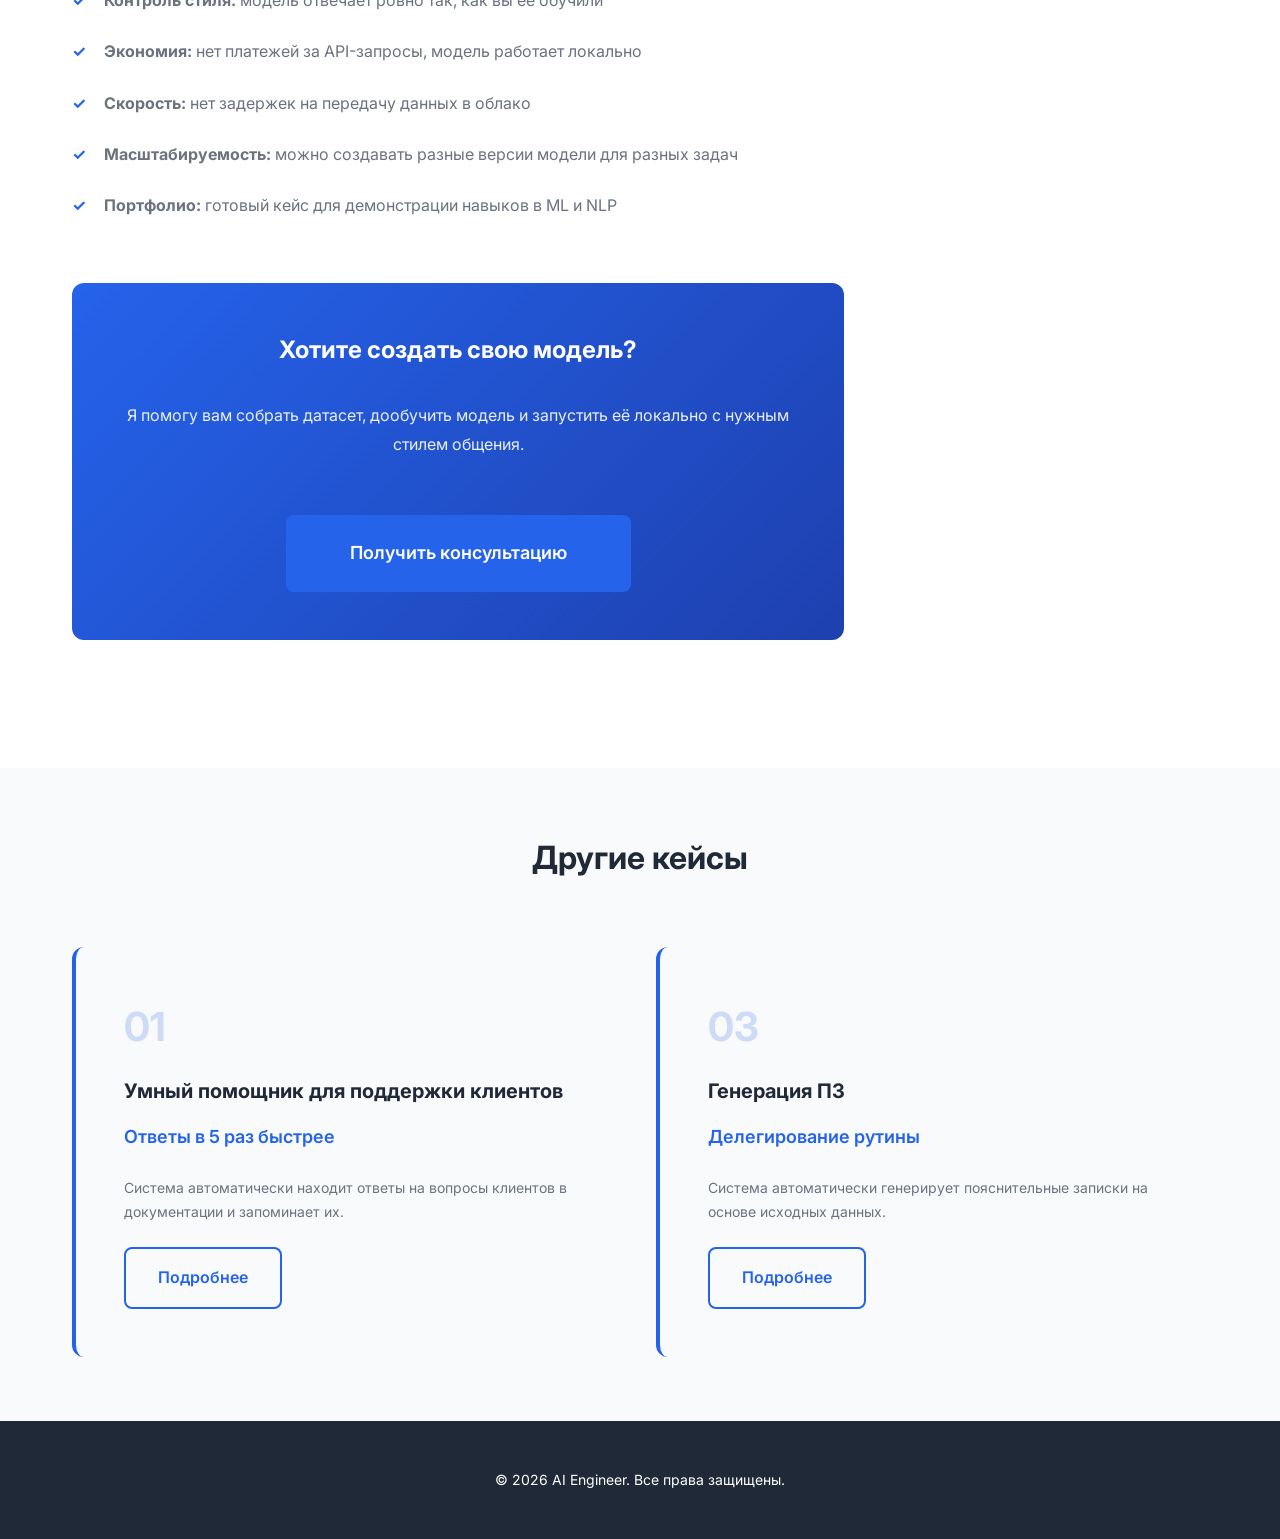
<file: case-2.html>
<!DOCTYPE html>
<html lang="ru">
<head>
    <meta charset="UTF-8">
    <meta name="viewport" content="width=device-width, initial-scale=1.0">
    <meta name="description" content="Кейс: Дообучение LLM-модели с помощью LoRA">
    <title>Кейс: Дообучение LLM-модели | AI Engineer</title>
    
    <link rel="preconnect" href="https://fonts.googleapis.com">
    <link rel="preconnect" href="https://fonts.gstatic.com" crossorigin>
    <link href="https://fonts.googleapis.com/css2?family=Inter:wght@400;500;600;700&display=swap" rel="stylesheet">
    
    <link rel="stylesheet" href="style.css">
    <link rel="stylesheet" href="chat-widget.css">
</head>
<body>
    <!-- Navigation -->
    <nav class="navbar">
        <div class="container">
            <div class="navbar-content">
                <a href="index.html" class="logo">AI Engineer</a>
                <ul class="nav-links">
                    <li><a href="index.html#about">О себе</a></li>
                    <li><a href="index.html#benefits">Преимущества</a></li>
                    <li><a href="index.html#cases">Кейсы</a></li>
                    <li><a href="index.html#contact">Контакты</a></li>
                </ul>
            </div>
        </div>
    </nav>

    <!-- Case Header -->
    <section class="case-header">
        <div class="container">
            <a href="index.html#cases" class="back-link">← Вернуться к кейсам</a>
            <h1>Дообучение LLM-модели с заданным стилем</h1>
            <p class="case-header-subtitle">Как мы создали русскоязычную модель с собственным стилем общения и запустили её локально без передачи данных во внешние сервисы</p>
        </div>
    </section>

    <!-- Case Content -->
    <section class="case-content">
        <div class="container">
            <div class="case-main">
                <!-- Problem -->
                <div class="case-section">
                    <h2>В чём была проблема</h2>
                    <p>
                        Стандартные LLM-модели не подходили для специфических задач:
                    </p>
                    <ul class="case-list">
                        <li>Готовые модели отвечают в общем стиле, не соответствующем вашему бренду</li>
                        <li>Передача данных в облачные сервисы (ChatGPT, Claude) создаёт риски конфиденциальности</li>
                        <li>Зависимость от внешних API и их стоимость</li>
                        <li>Невозможность контролировать поведение модели и её ответы</li>
                        <li>Нерусскоязычные модели выдают бессмысленный текст при работе с кириллицей</li>
                    </ul>
                    <p>
                        <strong>Итог:</strong> нужна собственная модель, которая работает локально, говорит на русском и отвечает в нужном стиле.
                    </p>
                </div>

                <!-- Solution -->
                <div class="case-section">
                    <h2>Что мы сделали</h2>
                    <p>
                        Реализовали полный цикл дообучения открытой LLM-модели:
                    </p>
                    <ul class="case-list">
                        <li>Выбрали русскоязычную базовую модель (rugpt3small от Sberbank AI)</li>
                        <li>Собрали датасет в формате «вопрос–ответ» с нужным стилем общения</li>
                        <li>Применили LoRA (Low-Rank Adaptation) для эффективного дообучения</li>
                        <li>Запустили модель локально на обычном компьютере</li>
                        <li>Создали интерфейс для взаимодействия с дообученной моделью</li>
                    </ul>
                    <p>
                        Результат: полностью контролируемая модель, работающая локально, без передачи данных во внешние сервисы.
                    </p>
                </div>

                <!-- Results -->
                <div class="case-section highlight">
                    <h2>Что получилось</h2>
                    <div class="results-grid">
                        <div class="result-item">
                            <div class="result-number">46 МБ</div>
                            <div class="result-label">размер модели</div>
                        </div>
                        <div class="result-item">
                            <div class="result-number">100%</div>
                            <div class="result-label">локальное выполнение</div>
                        </div>
                        <div class="result-item">
                            <div class="result-number">0 сек</div>
                            <div class="result-label">задержка API</div>
                        </div>
                        <div class="result-item">
                            <div class="result-number">∞</div>
                            <div class="result-label">контроль стиля</div>
                        </div>
                    </div>
                </div>

                <!-- Implementation -->
                <div class="case-section">
                    <h2>Как это работает на практике</h2>
                    <ol class="case-list">
                        <li><strong>Подготовка датасета:</strong> собираем пары «вопрос–ответ» в JSON-формате с нужным стилем общения</li>
                        <li><strong>Токенизация:</strong> преобразуем текст в токены, которые понимает модель</li>
                        <li><strong>Настройка LoRA:</strong> создаём адаптеры (дополнительные веса) поверх базовой модели</li>
                        <li><strong>Дообучение:</strong> модель учится на примерах из датасета, запоминая стиль и структуру ответов</li>
                        <li><strong>Сохранение весов:</strong> дообученные веса сохраняются отдельно (всего ~46 МБ)</li>
                        <li><strong>Загрузка модели:</strong> при запуске берётся базовая модель и подгружаются LoRA-веса</li>
                        <li><strong>Генерация ответа:</strong> модель генерирует токены, которые преобразуются обратно в текст</li>
                    </ol>
                </div>

                <!-- Technical Details -->
                <div class="case-section">
                    <h2>Технические детали</h2>
                    <p>
                        <strong>Почему rugpt3small?</strong>
                    </p>
                    <ul class="case-list">
                        <li>Русскоязычная модель, обученная на кириллице</li>
                        <li>Базируется на архитектуре GPT-2 (проверенная и стабильная)</li>
                        <li>Минимальные требования к ресурсам (работает на любом компьютере)</li>
                        <li>Быстрое дообучение и генерация ответов</li>
                    </ul>
                    <p style="margin-top: var(--spacing-lg);">
                        <strong>Почему LoRA?</strong>
                    </p>
                    <ul class="case-list">
                        <li>Эффективное дообучение без полной переподготовки модели</li>
                        <li>Дополнительные веса занимают минимум места</li>
                        <li>Быстрое обучение даже на слабом оборудовании</li>
                        <li>Можно создавать несколько адаптеров для разных стилей</li>
                    </ul>
                </div>

                <!-- Impact -->
                <div class="case-section">
                    <h2>Что это даёт вашему бизнесу</h2>
                    <ul class="case-list">
                        <li><strong>Полная конфиденциальность:</strong> данные остаются на вашем сервере, не передаются никуда</li>
                        <li><strong>Контроль стиля:</strong> модель отвечает ровно так, как вы её обучили</li>
                        <li><strong>Экономия:</strong> нет платежей за API-запросы, модель работает локально</li>
                        <li><strong>Скорость:</strong> нет задержек на передачу данных в облако</li>
                        <li><strong>Масштабируемость:</strong> можно создавать разные версии модели для разных задач</li>
                        <li><strong>Портфолио:</strong> готовый кейс для демонстрации навыков в ML и NLP</li>
                    </ul>
                </div>

                <!-- CTA -->
                <div class="case-section case-cta">
                    <h2>Хотите создать свою модель?</h2>
                    <p>Я помогу вам собрать датасет, дообучить модель и запустить её локально с нужным стилем общения.</p>
                    <a href="index.html#contact" class="btn btn-primary btn-large">Получить консультацию</a>
                </div>
            </div>

            <!-- Sidebar -->
            <aside class="case-sidebar">
                <div class="sidebar-card">
                    <h3>Ключевые цифры</h3>
                    <ul class="facts-list">
                        <li><strong>Размер модели:</strong> 46 МБ</li>
                        <li><strong>Локальное выполнение:</strong> 100%</li>
                        <li><strong>Время обучения:</strong> 30 мин – 1 час</li>
                        <li><strong>Стоимость:</strong> 0 (кроме вашего времени)</li>
                    </ul>
                </div>

                <div class="sidebar-card">
                    <h3>Что входит</h3>
                    <ul class="tech-list">
                        <li>Выбор базовой модели</li>
                        <li>Подготовка датасета</li>
                        <li>Настройка LoRA</li>
                        <li>Дообучение модели</li>
                        <li>Интерфейс для тестирования</li>
                    </ul>
                </div>

                <div class="sidebar-card">
                    <h3>Технологии</h3>
                    <ul class="tech-list">
                        <li>Python + PyTorch</li>
                        <li>Hugging Face Transformers</li>
                        <li>LoRA (PEFT)</li>
                        <li>rugpt3small (Sberbank AI)</li>
                    </ul>
                </div>
            </aside>
        </div>
    </section>

    <!-- Other Cases -->
    <section class="other-cases">
        <div class="container">
            <h2 class="section-title">Другие кейсы</h2>
            <div class="cases-grid">
                <div class="case-card">
                    <div class="case-number">01</div>
                    <h3>Умный помощник для поддержки клиентов</h3>
                    <p class="case-result">Ответы в 5 раз быстрее</p>
                    <p class="case-description">
                        Система автоматически находит ответы на вопросы клиентов в документации и запоминает их.
                    </p>
                    <a href="case-1.html" class="btn btn-secondary">Подробнее</a>
                </div>
                <div class="case-card">
                    <div class="case-number">03</div>
                    <h3>Генерация ПЗ</h3>
                    <p class="case-result">Делегирование рутины</p>
                    <p class="case-description">
                        Система автоматически генерирует пояснительные записки на основе исходных данных.
                    </p>
                    <a href="case-3.html" class="btn btn-secondary">Подробнее</a>
                </div>
            </div>
        </div>
    </section>

    <!-- Footer -->
    <footer class="footer">
        <div class="container">
            <p>&copy; 2026 AI Engineer. Все права защищены.</p>
        </div>
    </footer>

    <script src="script.js"></script>
    <script src="chat-widget.js"></script>
</body>
</html>
</file>
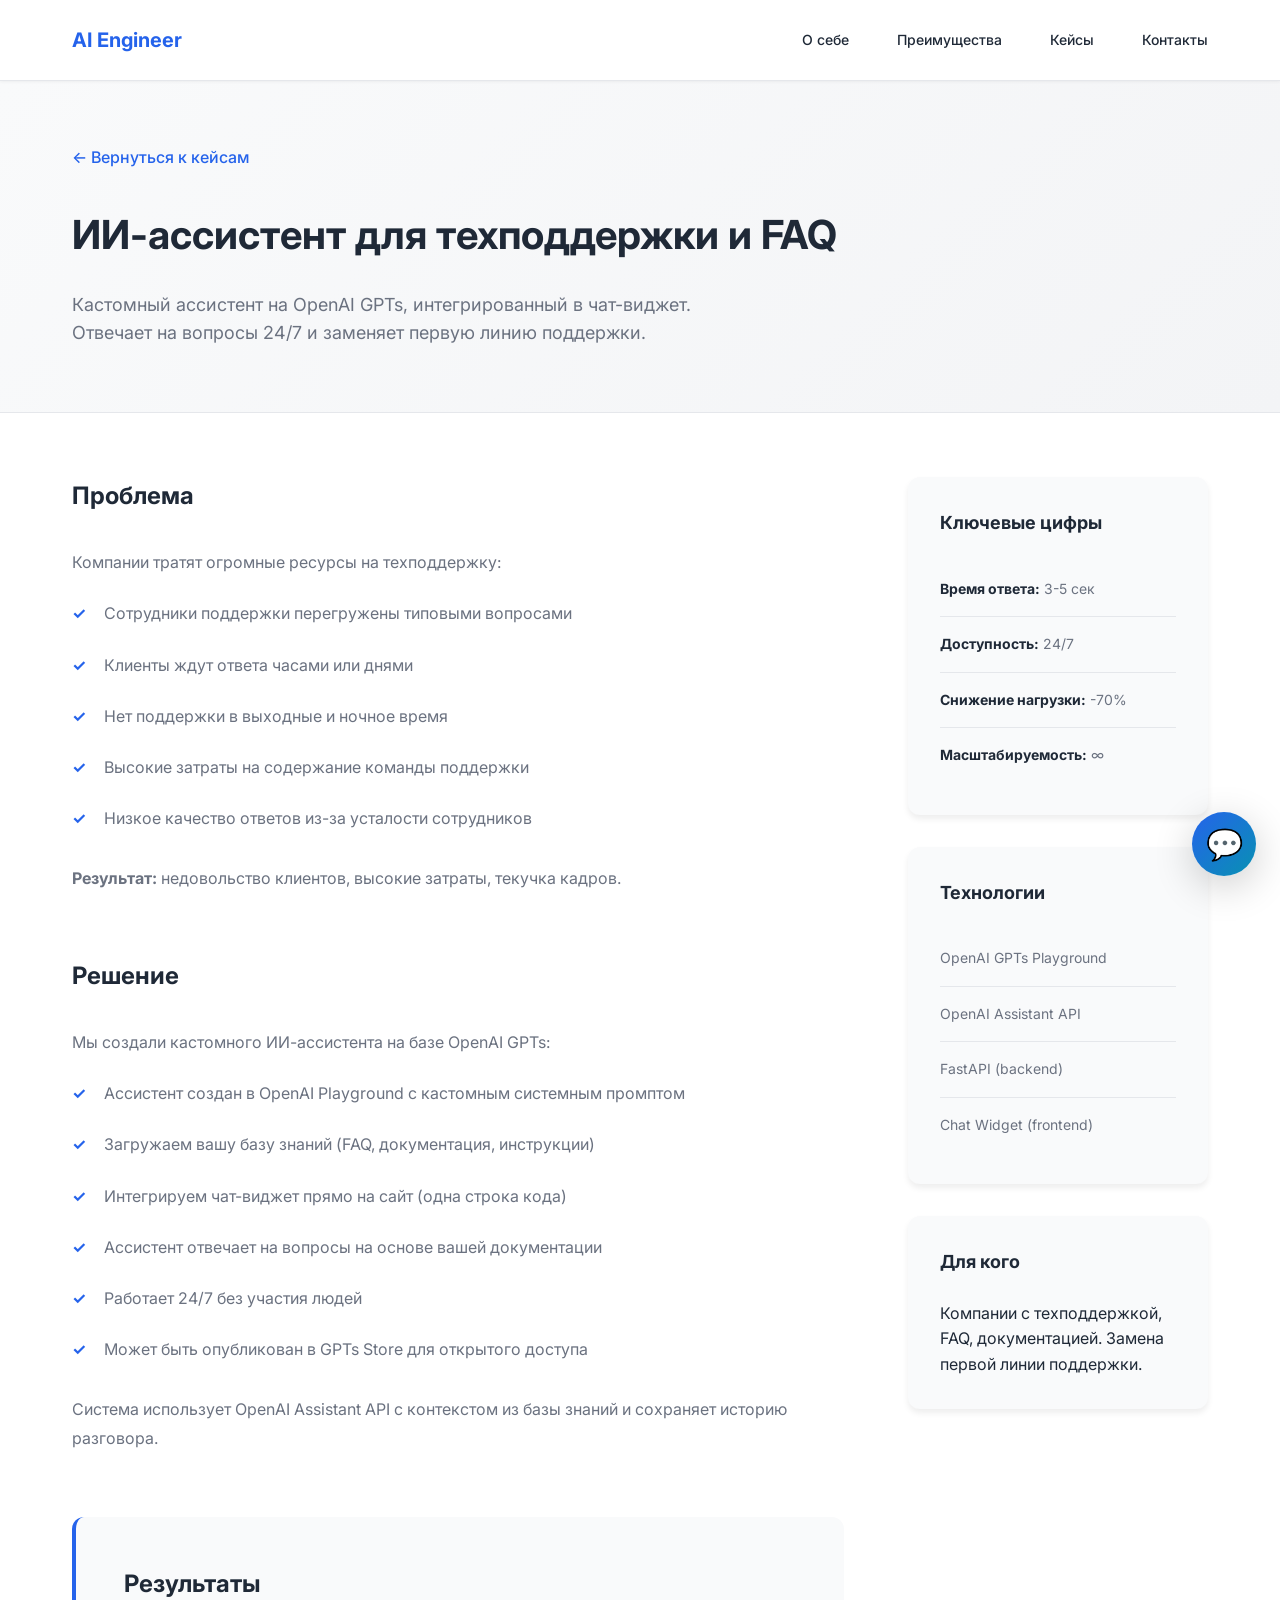
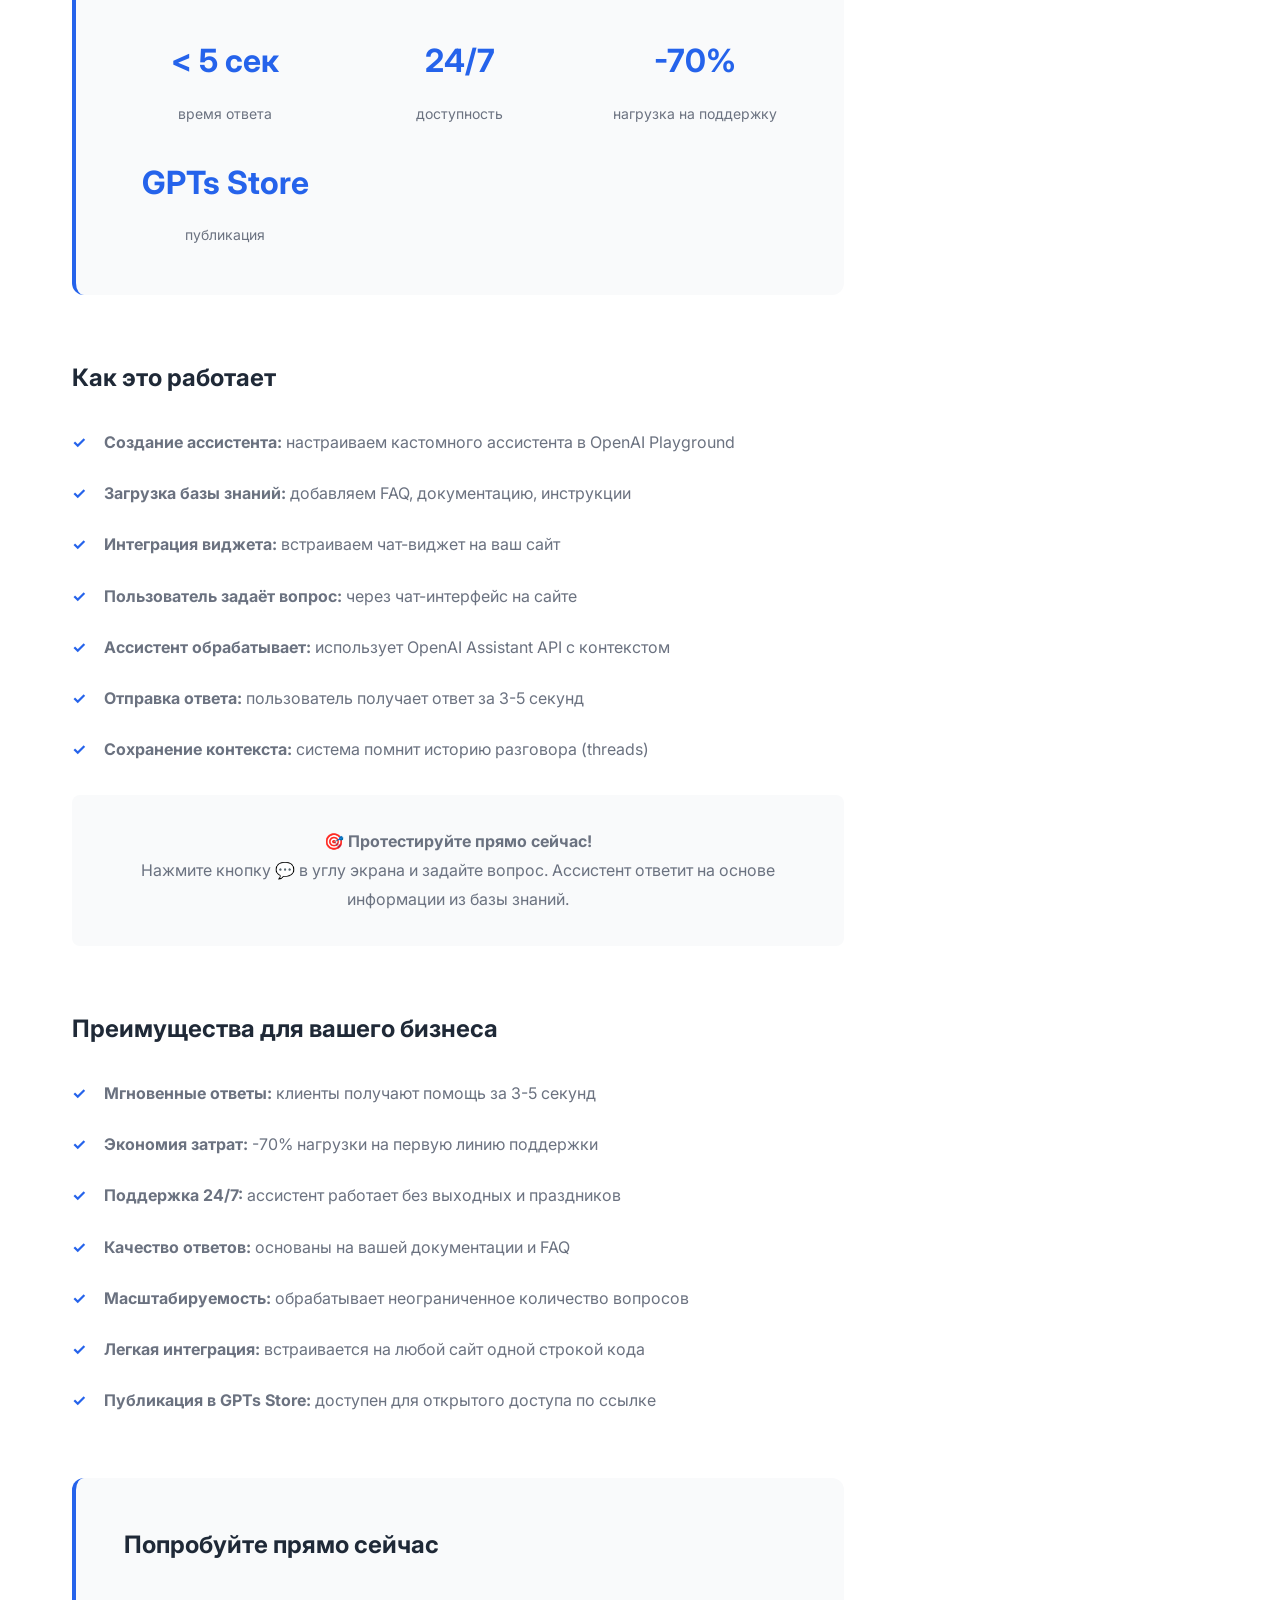
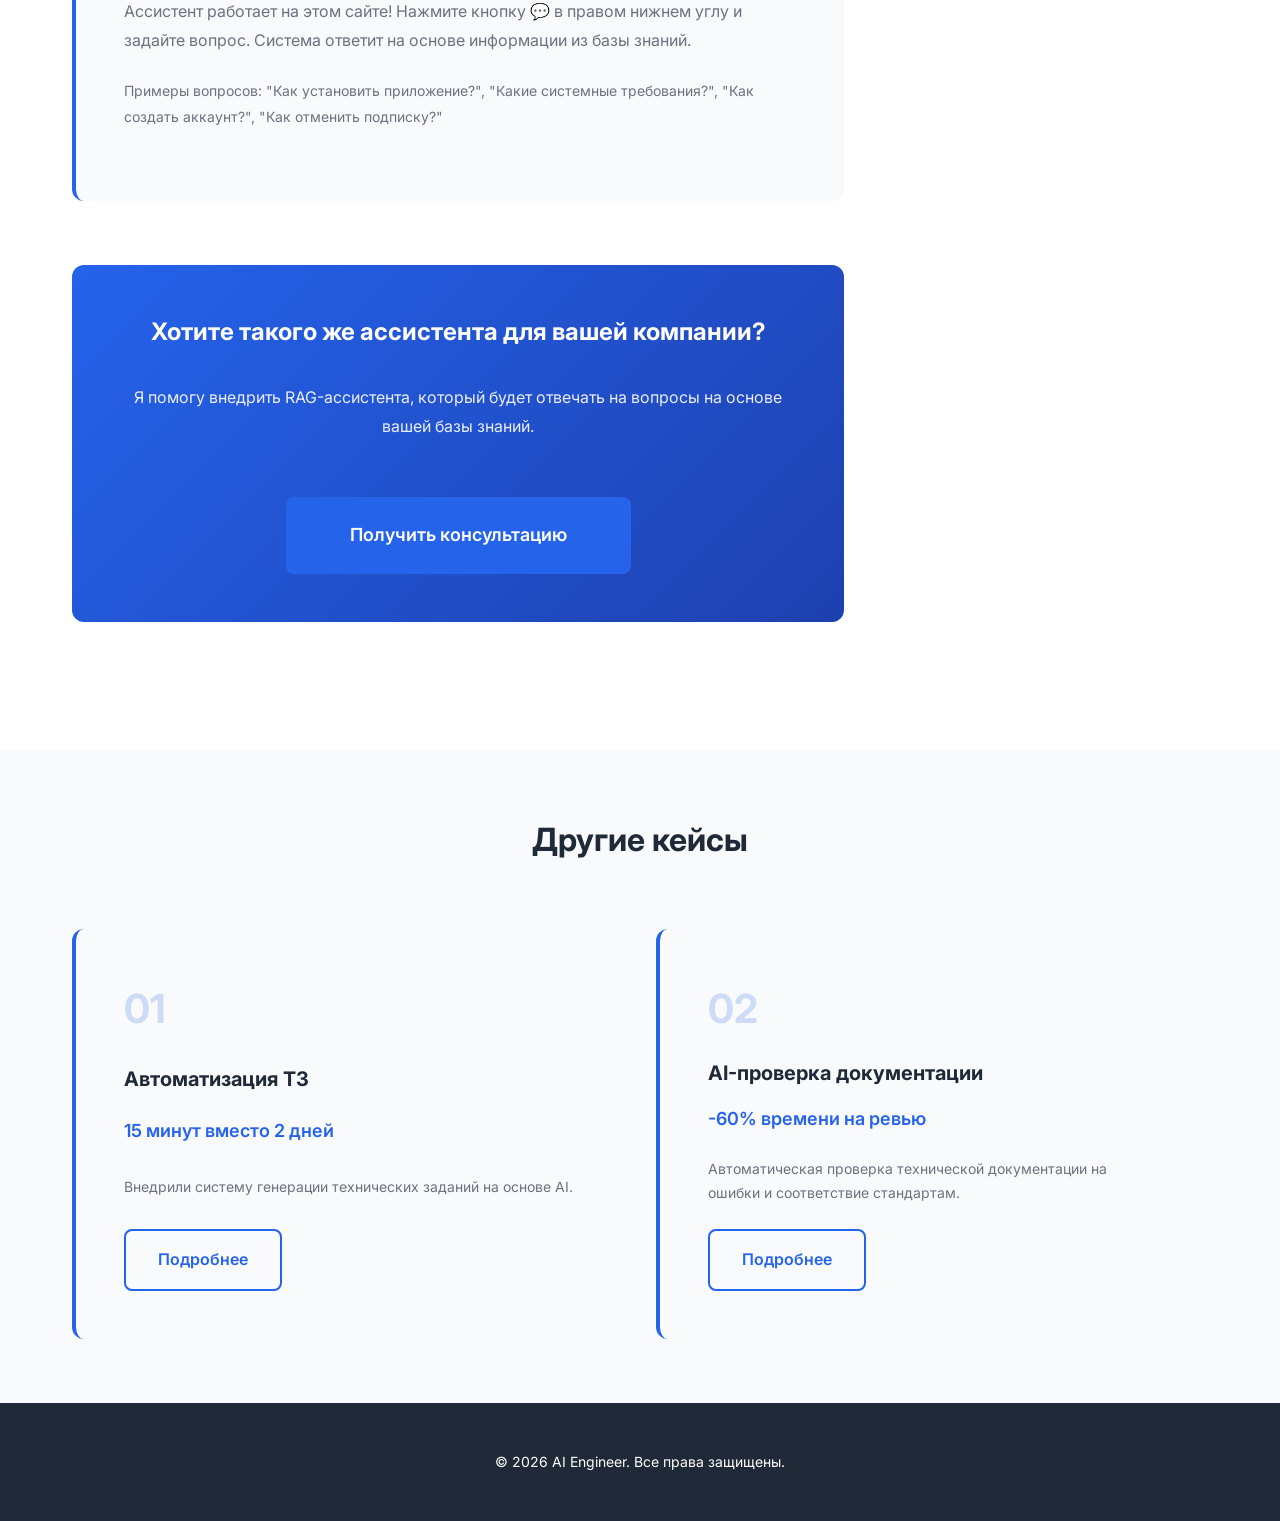
<file: case-3.html>
<!DOCTYPE html>
<html lang="ru">
<head>
    <meta charset="UTF-8">
    <meta name="viewport" content="width=device-width, initial-scale=1.0">
    <meta name="description" content="Кейс: Генерация пояснительных записок">
    <title>Кейс: Генерация ПЗ | AI Engineer</title>
    
    <link rel="preconnect" href="https://fonts.googleapis.com">
    <link rel="preconnect" href="https://fonts.gstatic.com" crossorigin>
    <link href="https://fonts.googleapis.com/css2?family=Inter:wght@400;500;600;700&display=swap" rel="stylesheet">
    
    <link rel="stylesheet" href="style.css">
    <link rel="stylesheet" href="chat-widget.css">
</head>
<body>
    <!-- Navigation -->
    <nav class="navbar">
        <div class="container">
            <div class="navbar-content">
                <a href="index.html" class="logo">AI Engineer</a>
                <ul class="nav-links">
                    <li><a href="index.html#about">О себе</a></li>
                    <li><a href="index.html#benefits">Преимущества</a></li>
                    <li><a href="index.html#cases">Кейсы</a></li>
                    <li><a href="index.html#contact">Контакты</a></li>
                </ul>
            </div>
        </div>
    </nav>

    <!-- Case Header -->
    <section class="case-header">
        <div class="container">
            <a href="index.html#cases" class="back-link">← Вернуться к кейсам</a>
            <h1>ИИ-ассистент для техподдержки и FAQ</h1>
            <p class="case-header-subtitle">Кастомный ассистент на OpenAI GPTs, интегрированный в чат-виджет. Отвечает на вопросы 24/7 и заменяет первую линию поддержки.</p>
        </div>
    </section>

    <!-- Case Content -->
    <section class="case-content">
        <div class="container">
            <div class="case-main">
                <!-- Problem -->
                <div class="case-section">
                    <h2>Проблема</h2>
                    <p>
                        Компании тратят огромные ресурсы на техподдержку:
                    </p>
                    <ul class="case-list">
                        <li>Сотрудники поддержки перегружены типовыми вопросами</li>
                        <li>Клиенты ждут ответа часами или днями</li>
                        <li>Нет поддержки в выходные и ночное время</li>
                        <li>Высокие затраты на содержание команды поддержки</li>
                        <li>Низкое качество ответов из-за усталости сотрудников</li>
                    </ul>
                    <p>
                        <strong>Результат:</strong> недовольство клиентов, высокие затраты, текучка кадров.
                    </p>
                </div>

                <!-- Solution -->
                <div class="case-section">
                    <h2>Решение</h2>
                    <p>
                        Мы создали кастомного ИИ-ассистента на базе OpenAI GPTs:
                    </p>
                    <ul class="case-list">
                        <li>Ассистент создан в OpenAI Playground с кастомным системным промптом</li>
                        <li>Загружаем вашу базу знаний (FAQ, документация, инструкции)</li>
                        <li>Интегрируем чат-виджет прямо на сайт (одна строка кода)</li>
                        <li>Ассистент отвечает на вопросы на основе вашей документации</li>
                        <li>Работает 24/7 без участия людей</li>
                        <li>Может быть опубликован в GPTs Store для открытого доступа</li>
                    </ul>
                    <p>
                        Система использует OpenAI Assistant API с контекстом из базы знаний и сохраняет историю разговора.
                    </p>
                </div>

                <!-- Results -->
                <div class="case-section highlight">
                    <h2>Результаты</h2>
                    <div class="results-grid">
                        <div class="result-item">
                            <div class="result-number">< 5 сек</div>
                            <div class="result-label">время ответа</div>
                        </div>
                        <div class="result-item">
                            <div class="result-number">24/7</div>
                            <div class="result-label">доступность</div>
                        </div>
                        <div class="result-item">
                            <div class="result-number">-70%</div>
                            <div class="result-label">нагрузка на поддержку</div>
                        </div>
                        <div class="result-item">
                            <div class="result-number">GPTs Store</div>
                            <div class="result-label">публикация</div>
                        </div>
                    </div>
                </div>

                <!-- Implementation -->
                <div class="case-section">
                    <h2>Как это работает</h2>
                    <ol class="case-list">
                        <li><strong>Создание ассистента:</strong> настраиваем кастомного ассистента в OpenAI Playground</li>
                        <li><strong>Загрузка базы знаний:</strong> добавляем FAQ, документацию, инструкции</li>
                        <li><strong>Интеграция виджета:</strong> встраиваем чат-виджет на ваш сайт</li>
                        <li><strong>Пользователь задаёт вопрос:</strong> через чат-интерфейс на сайте</li>
                        <li><strong>Ассистент обрабатывает:</strong> использует OpenAI Assistant API с контекстом</li>
                        <li><strong>Отправка ответа:</strong> пользователь получает ответ за 3-5 секунд</li>
                        <li><strong>Сохранение контекста:</strong> система помнит историю разговора (threads)</li>
                    </ol>
                    <p style="margin-top: var(--spacing-lg); padding: var(--spacing-lg); background: var(--bg-light); border-radius: 8px; text-align: center;">
                        <strong>🎯 Протестируйте прямо сейчас!</strong><br>
                        Нажмите кнопку 💬 в углу экрана и задайте вопрос. Ассистент ответит на основе информации из базы знаний.
                    </p>
                </div>

                <!-- Impact -->
                <div class="case-section">
                    <h2>Преимущества для вашего бизнеса</h2>
                    <ul class="case-list">
                        <li><strong>Мгновенные ответы:</strong> клиенты получают помощь за 3-5 секунд</li>
                        <li><strong>Экономия затрат:</strong> -70% нагрузки на первую линию поддержки</li>
                        <li><strong>Поддержка 24/7:</strong> ассистент работает без выходных и праздников</li>
                        <li><strong>Качество ответов:</strong> основаны на вашей документации и FAQ</li>
                        <li><strong>Масштабируемость:</strong> обрабатывает неограниченное количество вопросов</li>
                        <li><strong>Легкая интеграция:</strong> встраивается на любой сайт одной строкой кода</li>
                        <li><strong>Публикация в GPTs Store:</strong> доступен для открытого доступа по ссылке</li>
                    </ul>
                </div>

                <!-- Demo -->
                <div class="case-section testimonial">
                    <h2>Попробуйте прямо сейчас</h2>
                    <p>
                        Ассистент работает на этом сайте! Нажмите кнопку 💬 в правом нижнем углу и задайте вопрос. 
                        Система ответит на основе информации из базы знаний.
                    </p>
                    <p style="margin-top: var(--spacing-md); font-size: 14px; color: #6b7280;">
                        Примеры вопросов: "Как установить приложение?", "Какие системные требования?", "Как создать аккаунт?", "Как отменить подписку?"
                    </p>
                </div>

                <!-- CTA -->
                <div class="case-section case-cta">
                    <h2>Хотите такого же ассистента для вашей компании?</h2>
                    <p>Я помогу внедрить RAG-ассистента, который будет отвечать на вопросы на основе вашей базы знаний.</p>
                    <a href="index.html#contact" class="btn btn-primary btn-large">Получить консультацию</a>
                </div>
            </div>

            <!-- Sidebar -->
            <aside class="case-sidebar">
                <div class="sidebar-card">
                    <h3>Ключевые цифры</h3>
                    <ul class="facts-list">
                        <li><strong>Время ответа:</strong> 3-5 сек</li>
                        <li><strong>Доступность:</strong> 24/7</li>
                        <li><strong>Снижение нагрузки:</strong> -70%</li>
                        <li><strong>Масштабируемость:</strong> ∞</li>
                    </ul>
                </div>

                <div class="sidebar-card">
                    <h3>Технологии</h3>
                    <ul class="tech-list">
                        <li>OpenAI GPTs Playground</li>
                        <li>OpenAI Assistant API</li>
                        <li>FastAPI (backend)</li>
                        <li>Chat Widget (frontend)</li>
                    </ul>
                </div>

                <div class="sidebar-card">
                    <h3>Для кого</h3>
                    <p>Компании с техподдержкой, FAQ, документацией. Замена первой линии поддержки.</p>
                </div>
            </aside>
        </div>
    </section>

    <!-- Other Cases -->
    <section class="other-cases">
        <div class="container">
            <h2 class="section-title">Другие кейсы</h2>
            <div class="cases-grid">
                <div class="case-card">
                    <div class="case-number">01</div>
                    <h3>Автоматизация ТЗ</h3>
                    <p class="case-result">15 минут вместо 2 дней</p>
                    <p class="case-description">
                        Внедрили систему генерации технических заданий на основе AI.
                    </p>
                    <a href="case-1.html" class="btn btn-secondary">Подробнее</a>
                </div>
                <div class="case-card">
                    <div class="case-number">02</div>
                    <h3>AI-проверка документации</h3>
                    <p class="case-result">-60% времени на ревью</p>
                    <p class="case-description">
                        Автоматическая проверка технической документации на ошибки и соответствие стандартам.
                    </p>
                    <a href="case-2.html" class="btn btn-secondary">Подробнее</a>
                </div>
            </div>
        </div>
    </section>

    <!-- Footer -->
    <footer class="footer">
        <div class="container">
            <p>&copy; 2026 AI Engineer. Все права защищены.</p>
        </div>
    </footer>

    <script src="script.js"></script>
    <script src="chat-widget.js"></script>
</body>
</html>
</file>
<file: style.css>
/* ============================================
   CSS Variables & Reset
   ============================================ */

:root {
    /* Colors */
    --primary: #2563eb;
    --primary-dark: #1e40af;
    --primary-light: #3b82f6;
    --text-dark: #1f2937;
    --text-light: #6b7280;
    --bg-light: #f9fafb;
    --bg-white: #ffffff;
    --border: #e5e7eb;
    --shadow: 0 4px 6px rgba(0, 0, 0, 0.07);
    --shadow-lg: 0 10px 25px rgba(0, 0, 0, 0.1);
    
    /* Spacing */
    --spacing-xs: 0.5rem;
    --spacing-sm: 1rem;
    --spacing-md: 1.5rem;
    --spacing-lg: 2rem;
    --spacing-xl: 3rem;
    --spacing-2xl: 4rem;
    
    /* Typography */
    --font-family: 'Inter', -apple-system, BlinkMacSystemFont, 'Segoe UI', sans-serif;
    --font-size-sm: 0.875rem;
    --font-size-base: 1rem;
    --font-size-lg: 1.125rem;
    --font-size-xl: 1.25rem;
    --font-size-2xl: 1.5rem;
    --font-size-3xl: 2rem;
    --font-size-4xl: 2.5rem;
    
    /* Transitions */
    --transition: all 0.3s ease;
}

* {
    margin: 0;
    padding: 0;
    box-sizing: border-box;
}

html {
    scroll-behavior: smooth;
}

section[id] {
    scroll-margin-top: 80px;
}

body {
    font-family: var(--font-family);
    color: var(--text-dark);
    background-color: var(--bg-white);
    line-height: 1.6;
    font-size: var(--font-size-base);
}

/* ============================================
   Container & Layout
   ============================================ */

.container {
    max-width: 1200px;
    margin: 0 auto;
    padding: 0 var(--spacing-lg);
}

/* ============================================
   Navigation
   ============================================ */

.navbar {
    position: sticky;
    top: 0;
    background: var(--bg-white);
    border-bottom: 1px solid var(--border);
    z-index: 100;
    box-shadow: 0 1px 3px rgba(0, 0, 0, 0.05);
}

.navbar-content {
    display: flex;
    justify-content: space-between;
    align-items: center;
    padding: var(--spacing-md) 0;
}

.logo {
    font-size: var(--font-size-xl);
    font-weight: 700;
    color: var(--primary);
    text-decoration: none;
}

.nav-links {
    display: flex;
    list-style: none;
    gap: var(--spacing-xl);
}

.nav-links a {
    color: var(--text-dark);
    text-decoration: none;
    font-weight: 500;
    font-size: var(--font-size-sm);
    transition: var(--transition);
    position: relative;
}

.nav-links a:hover {
    color: var(--primary);
}

.nav-links a::after {
    content: '';
    position: absolute;
    bottom: -4px;
    left: 0;
    width: 0;
    height: 2px;
    background: var(--primary);
    transition: var(--transition);
}

.nav-links a:hover::after {
    width: 100%;
}

/* ============================================
   Hero Section
   ============================================ */

.hero {
    padding: var(--spacing-2xl) 0;
    background: linear-gradient(135deg, #f9fafb 0%, #f3f4f6 100%);
    min-height: 600px;
    display: flex;
    align-items: center;
    animation: fadeIn 0.8s ease;
}

.hero-content {
    max-width: 700px;
}

.hero-title {
    font-size: var(--font-size-4xl);
    font-weight: 700;
    line-height: 1.2;
    margin-bottom: var(--spacing-lg);
    color: var(--text-dark);
}

.hero-subtitle {
    font-size: var(--font-size-lg);
    color: var(--text-light);
    margin-bottom: var(--spacing-xl);
    line-height: 1.8;
}

/* ============================================
   Buttons
   ============================================ */

.btn {
    padding: var(--spacing-sm) var(--spacing-lg);
    border: none;
    border-radius: 8px;
    font-size: var(--font-size-base);
    font-weight: 600;
    cursor: pointer;
    transition: var(--transition);
    font-family: var(--font-family);
    display: inline-block;
    text-decoration: none;
}

.btn-primary {
    background: var(--primary);
    color: white;
}

.btn-primary:hover {
    background: var(--primary-dark);
    transform: translateY(-2px);
    box-shadow: var(--shadow-lg);
}

.btn-primary:active {
    transform: translateY(0);
}

.btn-large {
    padding: var(--spacing-md) var(--spacing-2xl);
    font-size: var(--font-size-lg);
}

.btn-secondary {
    background: transparent;
    color: var(--primary);
    border: 2px solid var(--primary);
    padding: var(--spacing-sm) var(--spacing-lg);
}

.btn-secondary:hover {
    background: var(--primary);
    color: white;
    transform: translateY(-2px);
}

/* ============================================
   Sections
   ============================================ */

section {
    padding: var(--spacing-2xl) 0;
}

.section-title {
    font-size: var(--font-size-3xl);
    font-weight: 700;
    margin-bottom: var(--spacing-2xl);
    text-align: center;
    color: var(--text-dark);
}

/* ============================================
   About Section
   ============================================ */

.about {
    background: var(--bg-white);
}

.about-content {
    max-width: 800px;
    margin: 0 auto;
    text-align: center;
}

.about-content p {
    font-size: var(--font-size-lg);
    color: var(--text-light);
    margin-bottom: var(--spacing-lg);
    line-height: 1.8;
}

.about-content strong {
    color: var(--primary);
    font-weight: 600;
}

/* ============================================
   Benefits Section
   ============================================ */

.benefits {
    background: var(--bg-light);
}

.benefits-grid {
    display: grid;
    grid-template-columns: repeat(auto-fit, minmax(250px, 1fr));
    gap: var(--spacing-lg);
}

.benefit-card {
    background: var(--bg-white);
    padding: var(--spacing-xl);
    border-radius: 12px;
    box-shadow: var(--shadow);
    transition: var(--transition);
    text-align: center;
    animation: fadeInUp 0.6s ease;
}

.benefit-card:hover {
    transform: translateY(-8px);
    box-shadow: var(--shadow-lg);
}

.benefit-icon {
    font-size: 2.5rem;
    margin-bottom: var(--spacing-md);
}

.benefit-card h3 {
    font-size: var(--font-size-xl);
    margin-bottom: var(--spacing-sm);
    color: var(--text-dark);
}

.benefit-card p {
    color: var(--text-light);
    font-size: var(--font-size-sm);
    line-height: 1.6;
}

/* ============================================
   Cases Section
   ============================================ */

.cases {
    background: var(--bg-white);
}

.cases-grid {
    display: grid;
    grid-template-columns: repeat(auto-fit, minmax(300px, 1fr));
    gap: var(--spacing-lg);
}

.case-card {
    background: var(--bg-light);
    padding: var(--spacing-xl);
    border-radius: 12px;
    border-left: 4px solid var(--primary);
    transition: var(--transition);
    animation: fadeInUp 0.6s ease;
    display: flex;
    flex-direction: column;
    justify-content: space-between;
}

.case-card:hover {
    box-shadow: var(--shadow-lg);
    transform: translateX(8px);
}

.case-number {
    font-size: 2.5rem;
    font-weight: 700;
    color: var(--primary);
    opacity: 0.2;
    margin-bottom: var(--spacing-sm);
}

.case-card h3 {
    font-size: var(--font-size-xl);
    margin-bottom: var(--spacing-sm);
    color: var(--text-dark);
}

.case-result {
    color: var(--primary);
    font-weight: 600;
    margin-bottom: var(--spacing-md);
    font-size: var(--font-size-lg);
}

.case-description {
    color: var(--text-light);
    font-size: var(--font-size-sm);
    line-height: 1.7;
}

.case-card .btn-secondary {
    margin-top: var(--spacing-md);
    display: inline-block;
    align-self: flex-start;
}

/* ============================================
   Contact Section
   ============================================ */

.contact {
    background: linear-gradient(135deg, #f9fafb 0%, #f3f4f6 100%);
}

.contact-subtitle {
    text-align: center;
    font-size: var(--font-size-lg);
    color: var(--text-light);
    margin-bottom: var(--spacing-2xl);
}

.contact-form {
    max-width: 500px;
    margin: 0 auto;
    display: flex;
    flex-direction: column;
    gap: var(--spacing-md);
}

.form-group {
    display: flex;
    flex-direction: column;
}

.form-input {
    padding: var(--spacing-md);
    border: 1px solid var(--border);
    border-radius: 8px;
    font-size: var(--font-size-base);
    font-family: var(--font-family);
    transition: var(--transition);
    background: var(--bg-white);
}

.form-input:focus {
    outline: none;
    border-color: var(--primary);
    box-shadow: 0 0 0 3px rgba(37, 99, 235, 0.1);
}

.form-input::placeholder {
    color: var(--text-light);
}

.form-note {
    text-align: center;
    color: var(--text-light);
    font-size: var(--font-size-sm);
    margin-top: var(--spacing-sm);
}

/* ============================================
   Footer
   ============================================ */

.footer {
    background: var(--text-dark);
    color: white;
    text-align: center;
    padding: var(--spacing-xl) 0;
    font-size: var(--font-size-sm);
}

/* ============================================
   Animations
   ============================================ */

@keyframes fadeIn {
    from {
        opacity: 0;
    }
    to {
        opacity: 1;
    }
}

@keyframes fadeInUp {
    from {
        opacity: 0;
        transform: translateY(20px);
    }
    to {
        opacity: 1;
        transform: translateY(0);
    }
}

/* ============================================
   Case Pages
   ============================================ */

.case-header {
    background: linear-gradient(135deg, #f9fafb 0%, #f3f4f6 100%);
    padding: var(--spacing-2xl) 0;
    border-bottom: 1px solid var(--border);
}

.back-link {
    display: inline-block;
    color: var(--primary);
    text-decoration: none;
    font-weight: 500;
    margin-bottom: var(--spacing-lg);
    transition: var(--transition);
}

.back-link:hover {
    color: var(--primary-dark);
}

.case-header h1 {
    font-size: var(--font-size-4xl);
    margin-bottom: var(--spacing-md);
    color: var(--text-dark);
}

.case-header-subtitle {
    font-size: var(--font-size-lg);
    color: var(--text-light);
    max-width: 700px;
}

.case-content {
    padding: var(--spacing-2xl) 0;
}

.case-content .container {
    display: grid;
    grid-template-columns: 1fr 300px;
    gap: var(--spacing-2xl);
}

.case-main {
    max-width: 800px;
}

.case-section {
    margin-bottom: var(--spacing-2xl);
}

.case-section h2 {
    font-size: var(--font-size-2xl);
    margin-bottom: var(--spacing-lg);
    color: var(--text-dark);
}

.case-section p {
    color: var(--text-light);
    margin-bottom: var(--spacing-md);
    line-height: 1.8;
}

.case-list {
    list-style: none;
    margin-bottom: var(--spacing-lg);
}

.case-list li {
    padding-left: var(--spacing-lg);
    margin-bottom: var(--spacing-md);
    position: relative;
    color: var(--text-light);
    line-height: 1.7;
}

.case-list li:before {
    content: '✓';
    position: absolute;
    left: 0;
    color: var(--primary);
    font-weight: 700;
}

.case-section.highlight {
    background: var(--bg-light);
    padding: var(--spacing-xl);
    border-radius: 12px;
    border-left: 4px solid var(--primary);
}

.results-grid {
    display: grid;
    grid-template-columns: repeat(auto-fit, minmax(150px, 1fr));
    gap: var(--spacing-lg);
    margin-top: var(--spacing-lg);
}

.result-item {
    text-align: center;
}

.result-number {
    font-size: var(--font-size-3xl);
    font-weight: 700;
    color: var(--primary);
    display: block;
    margin-bottom: var(--spacing-sm);
}

.result-label {
    font-size: var(--font-size-sm);
    color: var(--text-light);
}

.case-sidebar {
    display: flex;
    flex-direction: column;
    gap: var(--spacing-lg);
}

.sidebar-card {
    background: var(--bg-light);
    padding: var(--spacing-lg);
    border-radius: 12px;
    box-shadow: var(--shadow);
}

.sidebar-card h3 {
    font-size: var(--font-size-lg);
    margin-bottom: var(--spacing-md);
    color: var(--text-dark);
}

.facts-list,
.tech-list {
    list-style: none;
}

.facts-list li,
.tech-list li {
    padding: var(--spacing-sm) 0;
    color: var(--text-light);
    font-size: var(--font-size-sm);
    border-bottom: 1px solid var(--border);
}

.facts-list li:last-child,
.tech-list li:last-child {
    border-bottom: none;
}

.facts-list strong {
    color: var(--text-dark);
}

.testimonial {
    background: var(--bg-light);
    padding: var(--spacing-xl);
    border-radius: 12px;
    border-left: 4px solid var(--primary);
}

.testimonial blockquote {
    font-size: var(--font-size-lg);
    color: var(--text-dark);
    font-style: italic;
    margin-bottom: var(--spacing-md);
    line-height: 1.8;
}

.testimonial-author {
    color: var(--text-light);
    font-size: var(--font-size-sm);
}

.case-cta {
    background: linear-gradient(135deg, var(--primary) 0%, var(--primary-dark) 100%);
    color: white;
    padding: var(--spacing-xl);
    border-radius: 12px;
    text-align: center;
}

.case-cta h2 {
    color: white;
}

.case-cta p {
    color: rgba(255, 255, 255, 0.9);
}

.case-cta .btn {
    margin-top: var(--spacing-lg);
}

.other-cases {
    background: var(--bg-light);
    padding: var(--spacing-2xl) 0;
}

/* ============================================
   Responsive - Case Pages
   ============================================ */

@media (max-width: 768px) {
    .case-content .container {
        grid-template-columns: 1fr;
    }

    .case-header h1 {
        font-size: var(--font-size-2xl);
    }

    .case-section h2 {
        font-size: var(--font-size-xl);
    }

    .results-grid {
        grid-template-columns: repeat(2, 1fr);
    }
}

@media (max-width: 768px) {
    :root {
        --font-size-4xl: 2rem;
        --font-size-3xl: 1.75rem;
        --spacing-2xl: 2rem;
        --spacing-xl: 1.5rem;
    }

    .container {
        padding: 0 var(--spacing-md);
    }

    .navbar-content {
        flex-direction: column;
        gap: var(--spacing-md);
    }

    .nav-links {
        gap: var(--spacing-lg);
        justify-content: center;
    }

    .hero {
        min-height: 400px;
        padding: var(--spacing-xl) 0;
    }

    .hero-title {
        font-size: var(--font-size-2xl);
    }

    .hero-subtitle {
        font-size: var(--font-size-base);
    }

    .benefits-grid,
    .cases-grid {
        grid-template-columns: 1fr;
    }

    .section-title {
        font-size: var(--font-size-2xl);
        margin-bottom: var(--spacing-xl);
    }

    section {
        padding: var(--spacing-xl) 0;
    }
}

@media (max-width: 480px) {
    :root {
        --font-size-4xl: 1.5rem;
        --font-size-3xl: 1.5rem;
        --font-size-2xl: 1.25rem;
        --spacing-2xl: 1.5rem;
        --spacing-xl: 1rem;
        --spacing-lg: 1rem;
    }

    .nav-links {
        gap: var(--spacing-md);
        font-size: var(--font-size-xs);
    }

    .btn-large {
        width: 100%;
        padding: var(--spacing-md) var(--spacing-lg);
    }

    .hero-title {
        font-size: var(--font-size-xl);
    }

    .benefit-icon {
        font-size: 2rem;
    }

    .case-number {
        font-size: 2rem;
    }
}
</file>
<file: chat-widget.css>
/* ============================================
   Chat Widget Styles
   ============================================ */

.chat-launcher {
    position: fixed;
    bottom: 24px;
    right: 24px;
    width: 64px;
    height: 64px;
    border-radius: 999px;
    background: linear-gradient(135deg, #2563eb, #0891b2);
    display: flex;
    align-items: center;
    justify-content: center;
    box-shadow: 0 10px 40px rgba(0, 0, 0, 0.2);
    cursor: pointer;
    border: none;
    outline: none;
    transition: transform 0.12s ease, box-shadow 0.12s ease;
    z-index: 1000;
}

.chat-launcher:hover {
    transform: translateY(-2px);
    box-shadow: 0 16px 50px rgba(0, 0, 0, 0.3);
}

.chat-launcher span {
    font-size: 30px;
}

.chat-widget {
    position: fixed;
    bottom: 100px;
    right: 24px;
    width: 360px;
    max-width: calc(100vw - 32px);
    height: 480px;
    max-height: calc(100vh - 120px);
    background: #ffffff;
    border-radius: 16px;
    box-shadow: 0 20px 60px rgba(0, 0, 0, 0.15);
    display: flex;
    flex-direction: column;
    overflow: hidden;
    border: 1px solid #e5e7eb;
    z-index: 1000;
}

.chat-header {
    padding: 14px 16px;
    background: linear-gradient(135deg, #2563eb, #1e40af);
    display: flex;
    align-items: center;
    justify-content: space-between;
    color: #ffffff;
}

.chat-header-left {
    display: flex;
    gap: 10px;
    align-items: center;
}

.avatar {
    width: 32px;
    height: 32px;
    border-radius: 999px;
    background: linear-gradient(135deg, #ffffff, #dbeafe);
    display: flex;
    align-items: center;
    justify-content: center;
    font-size: 16px;
    color: #2563eb;
    font-weight: 700;
    box-shadow: 0 0 0 2px rgba(255, 255, 255, 0.3);
}

.chat-title {
    font-size: 14px;
    font-weight: 600;
}

.chat-subtitle {
    font-size: 11px;
    color: #dbeafe;
    opacity: 0.9;
}

.chat-close {
    border: none;
    background: transparent;
    color: #ffffff;
    font-size: 24px;
    cursor: pointer;
    opacity: 0.8;
    transition: opacity 0.2s ease;
}

.chat-close:hover {
    opacity: 1;
}

.chat-messages {
    flex: 1;
    padding: 14px 14px 10px;
    display: flex;
    flex-direction: column;
    gap: 8px;
    overflow-y: auto;
    background: #f9fafb;
}

.chat-messages::-webkit-scrollbar {
    width: 6px;
}

.chat-messages::-webkit-scrollbar-track {
    background: transparent;
}

.chat-messages::-webkit-scrollbar-thumb {
    background: #d1d5db;
    border-radius: 3px;
}

.chat-messages::-webkit-scrollbar-thumb:hover {
    background: #9ca3af;
}

.chat-message {
    max-width: 80%;
    border-radius: 12px;
    padding: 8px 11px;
    font-size: 13px;
    line-height: 1.4;
    word-wrap: break-word;
    white-space: pre-wrap;
}

.chat-message.user {
    margin-left: auto;
    background: linear-gradient(135deg, #2563eb, #1e40af);
    color: #ffffff;
    border-bottom-right-radius: 4px;
}

.chat-message.bot {
    margin-right: auto;
    background: #ffffff;
    border: 1px solid #e5e7eb;
    color: #1f2937;
    border-bottom-left-radius: 4px;
}

.chat-footer {
    padding: 10px 10px 12px;
    border-top: 1px solid #e5e7eb;
    background: #ffffff;
    display: flex;
    gap: 8px;
    align-items: center;
}

.chat-input {
    flex: 1;
    border-radius: 999px;
    border: 1px solid #d1d5db;
    padding: 7px 12px;
    background: #ffffff;
    color: #1f2937;
    font-size: 13px;
    outline: none;
    transition: border-color 0.2s ease;
    font-family: inherit;
}

.chat-input:focus {
    border-color: #2563eb;
}

.chat-input::placeholder {
    color: #9ca3af;
}

.chat-send {
    border-radius: 999px;
    border: none;
    padding: 7px 12px;
    background: linear-gradient(135deg, #2563eb, #1e40af);
    color: #ffffff;
    font-size: 13px;
    cursor: pointer;
    display: flex;
    align-items: center;
    gap: 4px;
    box-shadow: 0 2px 8px rgba(37, 99, 235, 0.3);
    transition: all 0.2s ease;
    font-family: inherit;
}

.chat-send:hover:not(:disabled) {
    transform: translateY(-1px);
    box-shadow: 0 4px 12px rgba(37, 99, 235, 0.4);
}

.chat-send:disabled {
    opacity: 0.6;
    cursor: default;
}

.chat-send span {
    font-size: 14px;
}

.typing-indicator {
    display: inline-flex;
    gap: 2px;
}

.dot {
    width: 4px;
    height: 4px;
    border-radius: 999px;
    background: #9ca3af;
    animation: blink 1s infinite ease-in-out;
}

.dot:nth-child(2) {
    animation-delay: 0.2s;
}

.dot:nth-child(3) {
    animation-delay: 0.4s;
}

@keyframes blink {
    0%, 80%, 100% { 
        opacity: 0.2; 
        transform: translateY(0); 
    }
    40% { 
        opacity: 1; 
        transform: translateY(-1px); 
    }
}

/* ============================================
   Responsive
   ============================================ */

@media (max-width: 480px) {
    .chat-widget {
        width: calc(100vw - 16px);
        height: calc(100vh - 80px);
        bottom: 80px;
        right: 8px;
    }

    .chat-message {
        max-width: 90%;
    }
}
</file>
